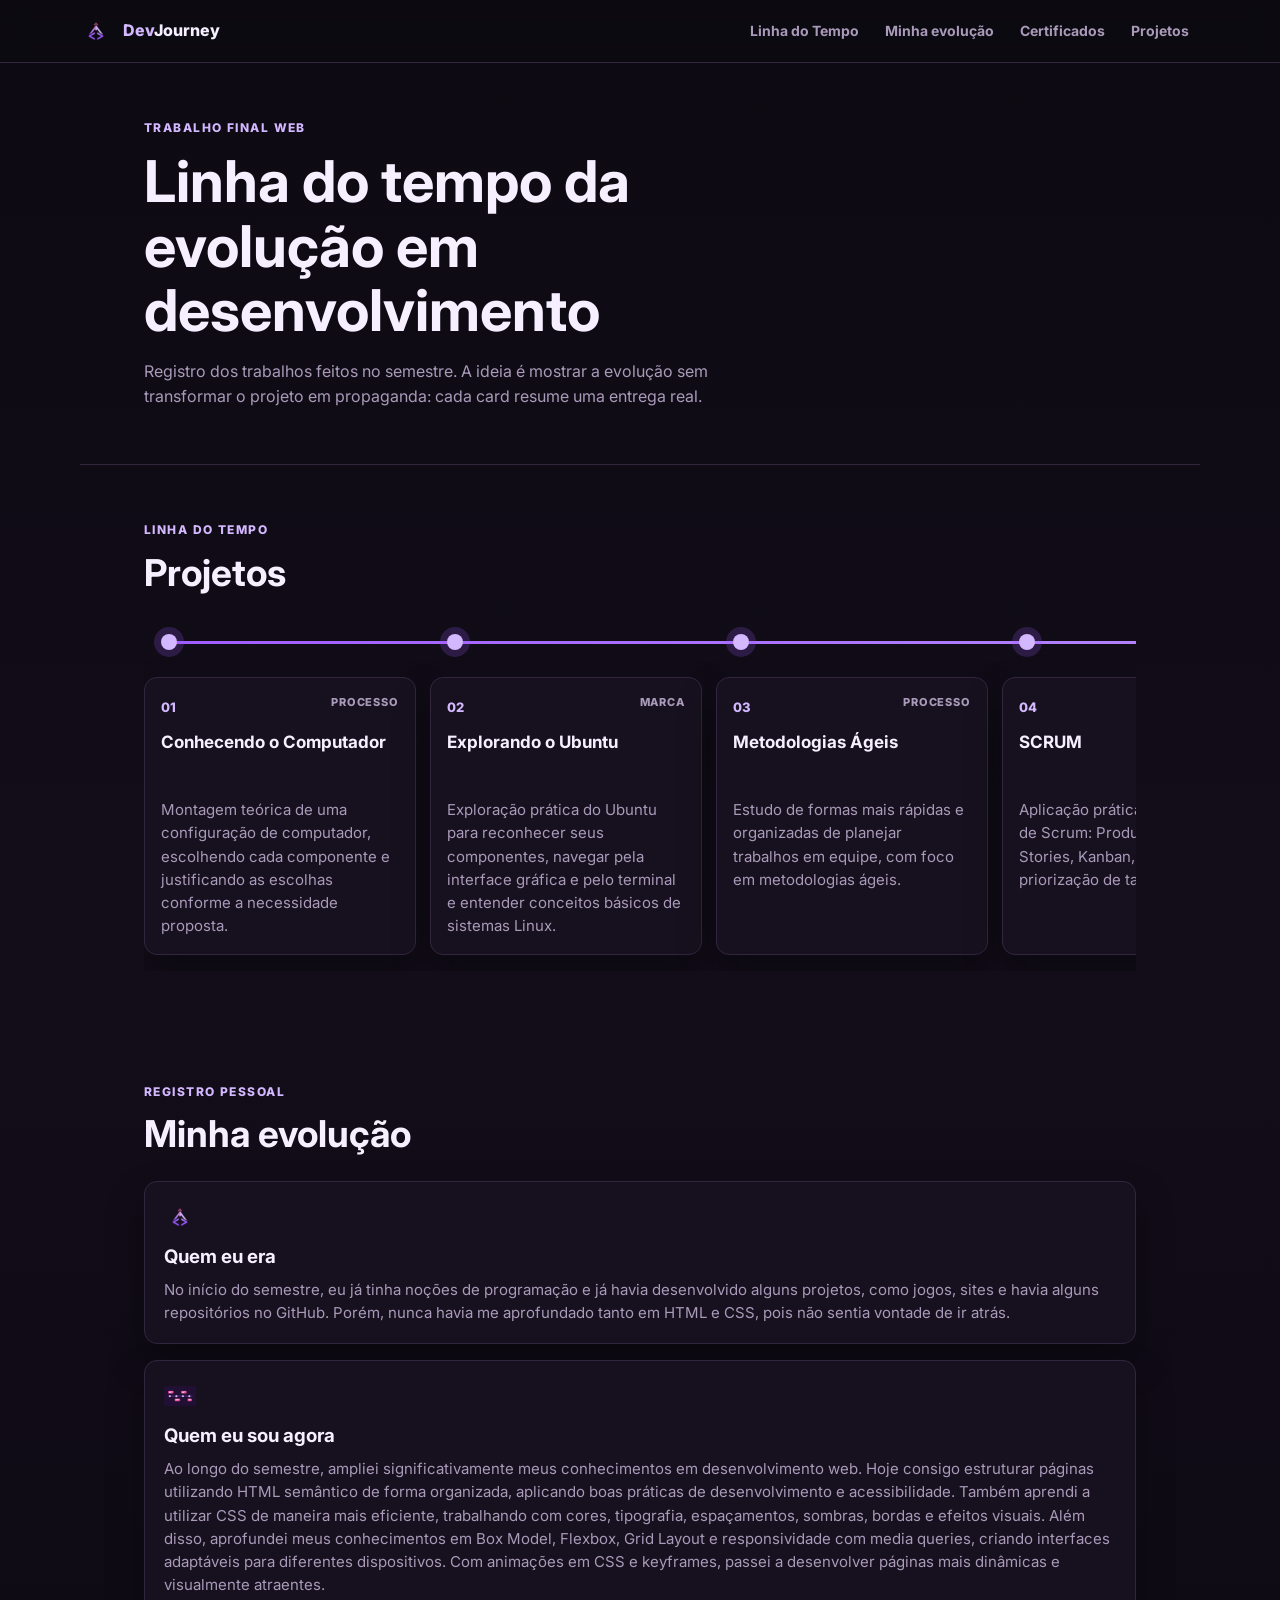
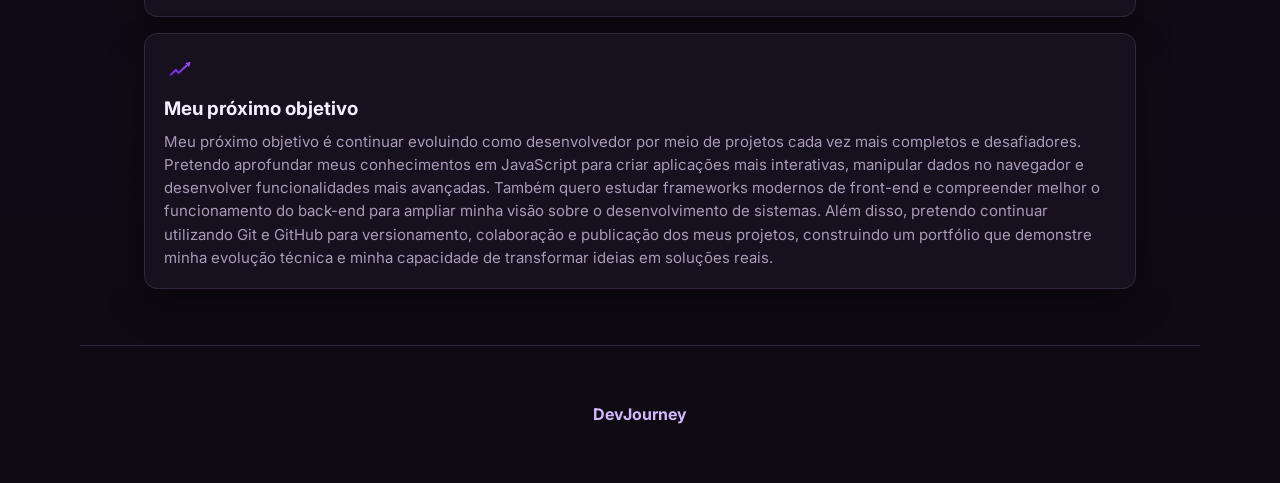
<file: index.html>
﻿<!doctype html>
<html lang="pt-BR">
  <head>
    <meta charset="UTF-8" />
    <meta name="viewport" content="width=device-width, initial-scale=1.0" />
    <title>Linha do Tempo</title>
    <link
      href="https://fonts.googleapis.com/css2?family=Inter:wght@400;500;600;700;800&display=swap"
      rel="stylesheet"
    />
    <link rel="stylesheet" href="style.css" />
    <link rel="icon" type="image/x-icon" href="images/logo.ico" />
  </head>
  <body>
    <header class="barratopo" id="inicio">
      <a class="logomarca" href="#inicio">
        <img src="images/logo.ico" alt="" />
        <span><span class="roxinho">Dev</span>Journey</span>
      </a>

      <nav class="navegacaotopo">
        <a href="#timeline">Linha do Tempo</a>
        <a href="#evolucao" class="evolucao">Minha evolução</a>
        <a href="certificados.html">Certificados</a>
        <a href="projetos.html">Projetos</a>
      </nav>
    </header>

    <main>
      <section class="secaoabertura">
        <div class="conteudoapertura">
          <p class="etiqueta">Trabalho Final Web</p>
          <h1>Linha do tempo da evolução em desenvolvimento</h1>
          <p>
            Registro dos trabalhos feitos no semestre. A ideia é mostrar a
            evolução sem transformar o projeto em propaganda: cada card resume
            uma entrega real.
          </p>
        </div>
      </section>

      <section id="timeline" class="secaoconteudo">
        <div class="cabecalhosecao">
          <p class="etiqueta">Linha do tempo</p>
          <h2>Projetos</h2>
        </div>

        <div class="trilhaprojetos">
          <article class="cartaoprojeto">
            <span>01</span><small>processo</small>
            <h3>Conhecendo o Computador</h3>
            <p>
              Montagem teórica de uma configuração de computador, escolhendo
              cada componente e justificando as escolhas conforme a necessidade
              proposta.
            </p>
          </article>
          <article class="cartaoprojeto">
            <span>02</span><small>marca</small>
            <h3>Explorando o Ubuntu</h3>
            <p>
              Exploração prática do Ubuntu para reconhecer seus componentes,
              navegar pela interface gráfica e pelo terminal e entender
              conceitos básicos de sistemas Linux.
            </p>
          </article>
          <article class="cartaoprojeto">
            <span>03</span><small>processo</small>
            <h3>Metodologias Ágeis</h3>
            <p>
              Estudo de formas mais rápidas e organizadas de planejar trabalhos
              em equipe, com foco em metodologias ágeis.
            </p>
          </article>
          <article class="cartaoprojeto">
            <span>04</span><small>identidade</small>
            <h3>SCRUM</h3>
            <p>
              Aplicação prática dos conceitos de Scrum: Product Backlog, User
              Stories, Kanban, Sprint e priorização de tarefas.
            </p>
          </article>
          <article class="cartaoprojeto">
            <span>05</span><small>Cores e Gestalt</small>
            <h3>Cores e Gestalt</h3>
            <p>
              A partir da tipografia, dos arquétipos de Jung e da hierarquia
              tipográfica, escolhi fontes e criei um slogan pessoal,
              justificando as escolhas feitas.
            </p>
          </article>
          <article class="cartaoprojeto">
            <span>06</span><small>protótipo</small>
            <h3>Identidade Visual do Cliente</h3>
            <p>
              Criação de uma identidade visual completa para um colega a partir
              de um briefing, com logo, cores, tipografia e aplicações da marca,
              depois trocando os papéis de cliente e designer.
            </p>
          </article>
          <article class="cartaoprojeto">
            <span>07</span><small>html</small>
            <h3>Protótipo de Baixa fidelidade</h3>
            <p>
              Protótipo de baixa fidelidade para um app de música, aplicando
              conceitos de UX e UI com identidade visual própria.
            </p>
          </article>
          <article class="cartaoprojeto">
            <span>08</span><small>css</small>
            <h3>Figma - Protótipo de Alta Fidelidade</h3>
            <p>
              Aula prática sobre Figma para criar protótipos de alta fidelidade,
              com cores, tipografia, ícones e interações próximas do produto
              final.
            </p>
          </article>
          <article class="cartaoprojeto">
            <span>09</span><small>git</small>
            <h3>Primeira Página HTML</h3>
            <p>
              Simulação de um desafio na empresa fictícia TechStart Solutions:
              criar a estrutura base de uma página institucional usando apenas
              HTML puro.
            </p>
          </article>
          <article class="cartaoprojeto">
            <span>10</span><small>layout</small>
            <h3>Página Projetos e Contatos</h3>
            <p>
              Criação de uma página pessoal para apresentar meus projetos e meu
              contato.
            </p>
          </article>
          <article class="cartaoprojeto">
            <span>11</span><small>animação</small>
            <h3>HTML &amp; CSS e Versionamento</h3>
            <p>
              Criação de uma página HTML autoral sobre música, publicada no
              GitHub usando linha de comando e repositório remoto.
            </p>
          </article>
          <article class="cartaoprojeto">
            <span>12</span><small>animação</small>
            <h3>manipulação de imagens utilizando Flexbox e Grid.</h3>
            <p>
              Desenvolvimento de uma página com HTML e CSS externo, aplicando
              Flexbox, Grid e manipulação de imagens.
            </p>
          </article>
          <article class="cartaoprojeto cartaodestaque">
            <span>13</span><small>responsivo</small>
            <h3>Viagem dos Sonhos</h3>
            <p>
              Projeto colaborativo "Viagens dos Sonhos", usando GitHub, branches
              e GitHub Pages, onde cada integrante criou sua própria página
              dentro de um site único.
            </p>
          </article>
          <article class="cartaoprojeto">
            <span>14</span><small>prática</small>
            <h3>Secretaria Digital - Senai</h3>
            <p>
              Projeto colaborativo de tema livre, com GitHub, branches e GitHub
              Pages; o tema escolhido pelo grupo foi Secretaria Digital.
            </p>
          </article>
          <article class="cartaoprojeto">
            <span>15</span><small>grupo</small>
            <h3>Motion Studio</h3>
            <p>
              Aula sobre animações em CSS com @keyframes, explorando movimento,
              cores e a criação de um carrossel feito só com CSS.
            </p>
          </article>
          <article class="cartaoprojeto">
            <span>16</span><small>ux/ui</small>
            <h3>Porsche</h3>
            <p>
              Atividade prática de CSS Keyframes e animações avançadas, criando
              uma interface animada com tema Porsche.
            </p>
          </article>
          <article class="cartaoprojeto">
            <span>17</span><small>cliente</small>
            <h3>Oscorp Industries</h3>
            <p>
              Aula prática sobre Google Fonts e variáveis CSS, aplicando o
              conteúdo em uma página com tema Oscorp Industries.
            </p>
          </article>
          <article class="cartaoprojeto cartaoatual">
            <span>18</span><small>cliente</small>
            <h3>Projeto Final</h3>
            <p>
              Criar uma página web responsiva e animada em formato de timeline,
              usando apenas HTML5 e CSS3, mostrando a evolução no curso de
              Desenvolvimento Web ao longo do semestre.
            </p>
          </article>
        </div>
      </section>

      <section id="evolucao" class="secaoconteudo">
        <div class="cabecalhosecao">
          <p class="etiqueta">registro pessoal</p>
          <h2>Minha evolução</h2>
        </div>

        <div class="areaevolucao">
          <article class="painelevolucao">
            <img src="images/logo.ico" alt="" />
            <h3>Quem eu era</h3>
            <p>
              No início do semestre, eu já tinha noções de programação e já
              havia desenvolvido alguns projetos, como jogos, sites e havia
              alguns repositórios no GitHub. Porém, nunca havia me aprofundado
              tanto em HTML e CSS, pois não sentia vontade de ir atrás.
            </p>
          </article>

          <article class="painelevolucao">
            <img src="images/timeline.png" alt="" />
            <h3>Quem eu sou agora</h3>
            <p>
              Ao longo do semestre, ampliei significativamente meus
              conhecimentos em desenvolvimento web. Hoje consigo estruturar
              páginas utilizando HTML semântico de forma organizada, aplicando
              boas práticas de desenvolvimento e acessibilidade. Também aprendi
              a utilizar CSS de maneira mais eficiente, trabalhando com cores,
              tipografia, espaçamentos, sombras, bordas e efeitos visuais. Além
              disso, aprofundei meus conhecimentos em Box Model, Flexbox, Grid
              Layout e responsividade com media queries, criando interfaces
              adaptáveis para diferentes dispositivos. Com animações em CSS e
              keyframes, passei a desenvolver páginas mais dinâmicas e
              visualmente atraentes.
            </p>
          </article>

          <article class="painelevolucao">
            <img src="images/seta.png" alt="" />
            <h3>Meu próximo objetivo</h3>
            <p>
              Meu próximo objetivo é continuar evoluindo como desenvolvedor por
              meio de projetos cada vez mais completos e desafiadores. Pretendo
              aprofundar meus conhecimentos em JavaScript para criar aplicações
              mais interativas, manipular dados no navegador e desenvolver
              funcionalidades mais avançadas. Também quero estudar frameworks
              modernos de front-end e compreender melhor o funcionamento do
              back-end para ampliar minha visão sobre o desenvolvimento de
              sistemas. Além disso, pretendo continuar utilizando Git e GitHub
              para versionamento, colaboração e publicação dos meus projetos,
              construindo um portfólio que demonstre minha evolução técnica e
              minha capacidade de transformar ideias em soluções reais.
            </p>
          </article>
        </div>
      </section>
    </main>

    <footer class="rodape">
      <strong><a href="#">DevJourney</a></strong>
    </footer>
  </body>
</html>
</file>
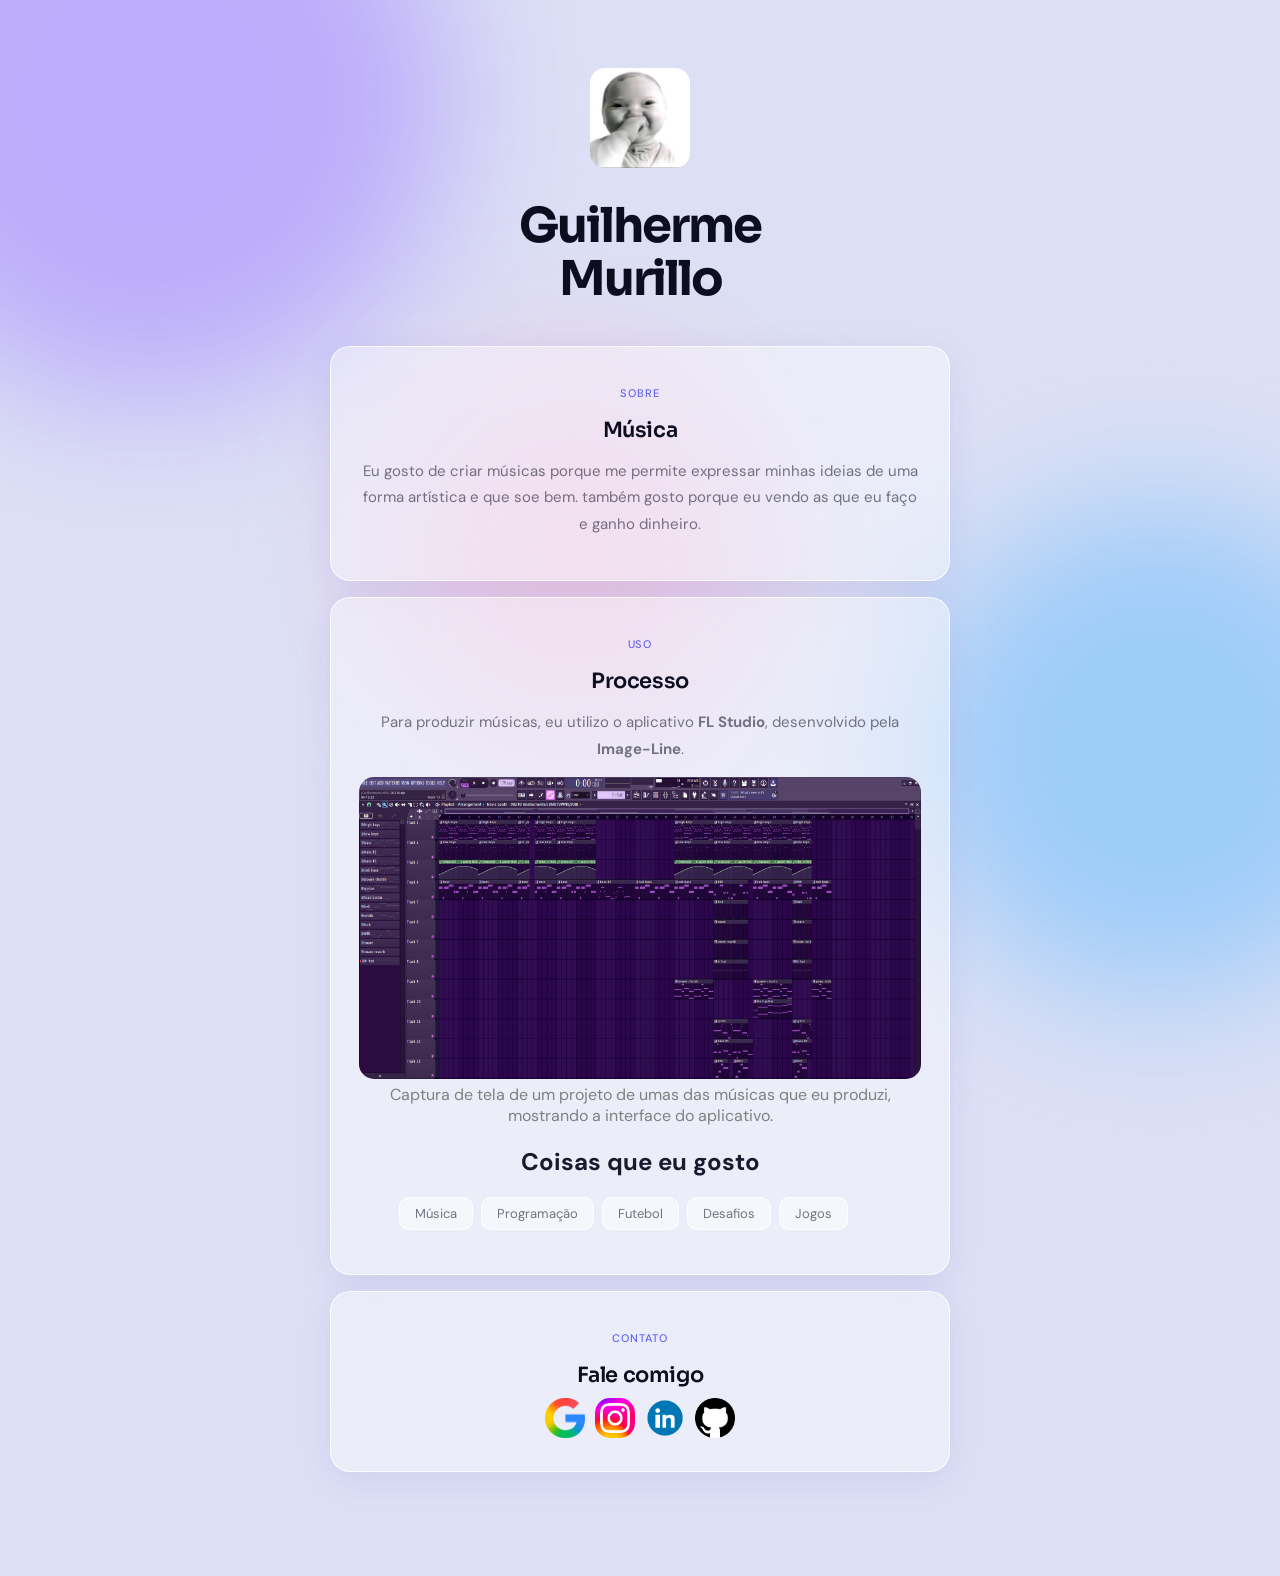
<file: projetoslocais/paginamusica/index.html>
<!doctype html>
<html lang="pt-BR">
  <head>
    <meta charset="UTF-8" />
    <meta name="viewport" content="width=device-width, initial-scale=1.0" />
    <title>Guilherme Murillo</title>
    <link
      href="https://fonts.googleapis.com/css2?family=Sora:wght@400;600;700&family=DM+Sans:wght@300;400&display=swap"
      rel="stylesheet"
    />
    <link rel="stylesheet" href="style.css" />
  </head>
  <body>
    <div class="bolha bolha-1"></div>
    <div class="bolha bolha-2"></div>
    <div class="bolha bolha-3"></div>

    <div class="pagina">
      <div class="topo">
        <div class="avatar">
          <img src="images/images.jpg" />
        </div>
        <h1 class="nome">Guilherme<br />Murillo</h1>
      </div>

      <div class="cartao">
        <p class="rotulo">Sobre</p>
        <h2 class="titulo-cartao">Música</h2>
        <p class="texto">
          Eu gosto de criar músicas porque me permite expressar minhas ideias de
          uma forma artística e que soe bem. também gosto porque eu vendo as que
          eu faço e ganho dinheiro.
        </p>
      </div>

      <div class="cartao">
        <p class="rotulo">Uso</p>
        <h2 class="titulo-cartao">Processo</h2>
        <p class="texto">
          Para produzir músicas, eu utilizo o aplicativo
          <strong>FL Studio</strong>, desenvolvido pela
          <strong>Image-Line</strong>.
        </p>
        <div class="imagem-area">
          <img src="images/fl-studio.png" />
        </div>
        <h7>
          Captura de tela de um projeto de umas das músicas que eu produzi,
          mostrando a interface do aplicativo.
        </h7>
        <h2>Coisas que eu gosto</h2>
        <ul class="lista-tags">
          <li class="tag">Música</li>
          <li class="tag">Programação</li>
          <li class="tag">Futebol</li>
          <li class="tag">Desafios</li>
          <li class="tag">Jogos</li>
        </ul>
      </div>

      <div class="cartao">
        <p class="rotulo">Contato</p>
        <h2 class="titulo-cartao">Fale comigo</h2>
        <div class="redes">
          <a href="https://google.com/"
            ><img src="images/Google_Favicon_2025.png" alt="Link do Google." />
          </a>
          <a href="https://instagram.com/">
            <img
              src="images/Instagram_logo_2022.png"
              alt="Link do Instagram."
            />
          </a>
          <a href="https://linkedin.com/guilherme-murillo">
            <img src="images/linkedin.png" alt="Link do LinkedIn." />
          </a>
          <a href="https://github.com/guilherm-xd">
            <img
              src="images/github_logo_icon_229278.webp"
              alt="Link do LinkedIn."
            />
          </a>
        </div>
      </div>
    </div>
  </body>
</html>
</file>
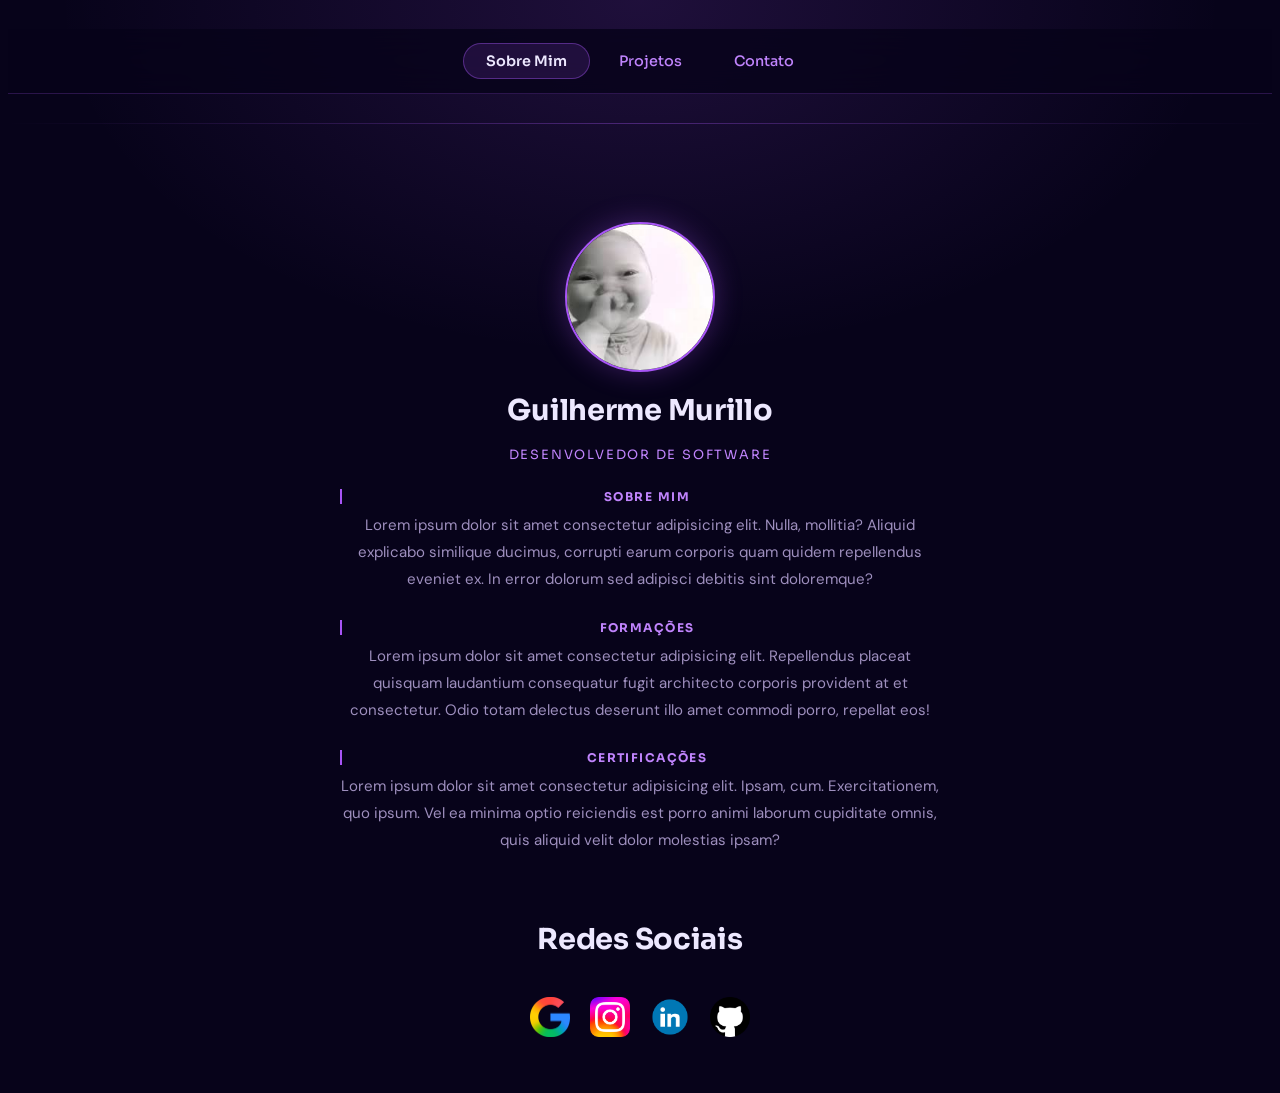
<file: projetoslocais/projetosecontato/index.html>
<!doctype html>
<html lang="pt-br">
  <head>
    <meta charset="UTF-8" />
    <meta name="viewport" content="width=device-width, initial-scale=1.0" />
    <title>Guilherme Murillo</title>
    <link rel="stylesheet" href="index.css" />
  </head>
  <body>
    <br />
    <nav>
      <a href="index.html" class="ativo">Sobre Mim</a>
      <a href="projetos.html">Projetos</a>
      <a href="contato.html">Contato</a>
    </nav>
    <br />
    <hr />
    <br />
    <br />
    <header>
      <div class="imagem">
        <img src="images.jpg" width="150px" />
      </div>
      <h1>Guilherme Murillo</h1>
      <h2>Desenvolvedor de Software</h2>
      <h3>Sobre mim</h3>
      <p>
        Lorem ipsum dolor sit amet consectetur adipisicing elit. Nulla,
        mollitia? Aliquid explicabo similique ducimus, corrupti earum corporis
        quam quidem repellendus eveniet ex. In error dolorum sed adipisci
        debitis sint doloremque?
      </p>
      <h3>Formações</h3>
      <p>
        Lorem ipsum dolor sit amet consectetur adipisicing elit. Repellendus
        placeat quisquam laudantium consequatur fugit architecto corporis
        provident at et consectetur. Odio totam delectus deserunt illo amet
        commodi porro, repellat eos!
      </p>
      <h3>Certificações</h3>
      <p>
        Lorem ipsum dolor sit amet consectetur adipisicing elit. Ipsam, cum.
        Exercitationem, quo ipsum. Vel ea minima optio reiciendis est porro
        animi laborum cupiditate omnis, quis aliquid velit dolor molestias
        ipsam?
      </p>
    </header>
    <h1>Redes Sociais</h1>
    <footer>
      <div class="redes">
        <a href="https://google.com/"
          ><img src="Google_Favicon_2025.png" alt="Link do Google." />
        </a>
        <a href="https://instagram.com/">
          <img src="Instagram_logo_2022.png" alt="Link do Instagram." />
        </a>
        <a href="https://linkedin.com/guilherme-murillo">
          <img src="linkedin.png" alt="Link do LinkedIn." />
        </a>
        <a href="https://github.com/guilherm-xd">
          <img src="github_logo_icon_229278.webp" alt="Link do LinkedIn." />
        </a>
      </div>
    </footer>
  </body>
</html>
</file>
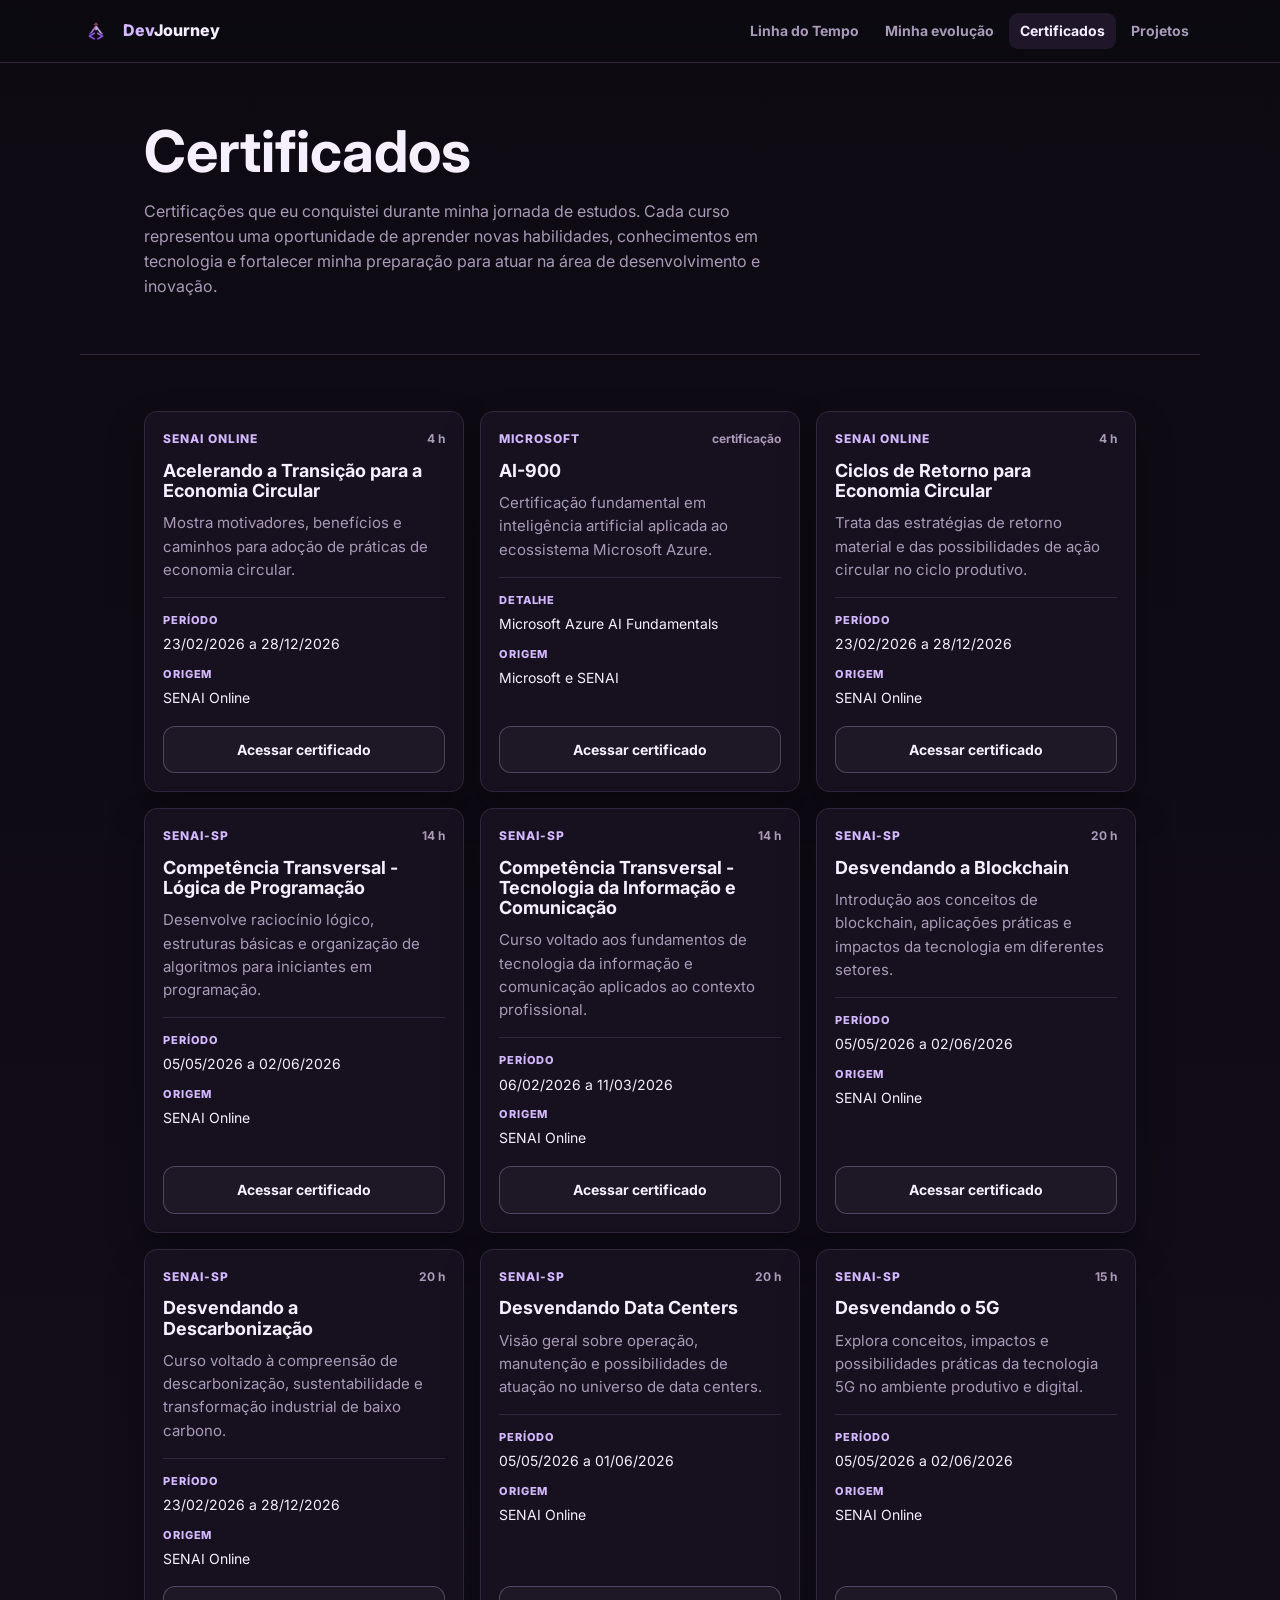
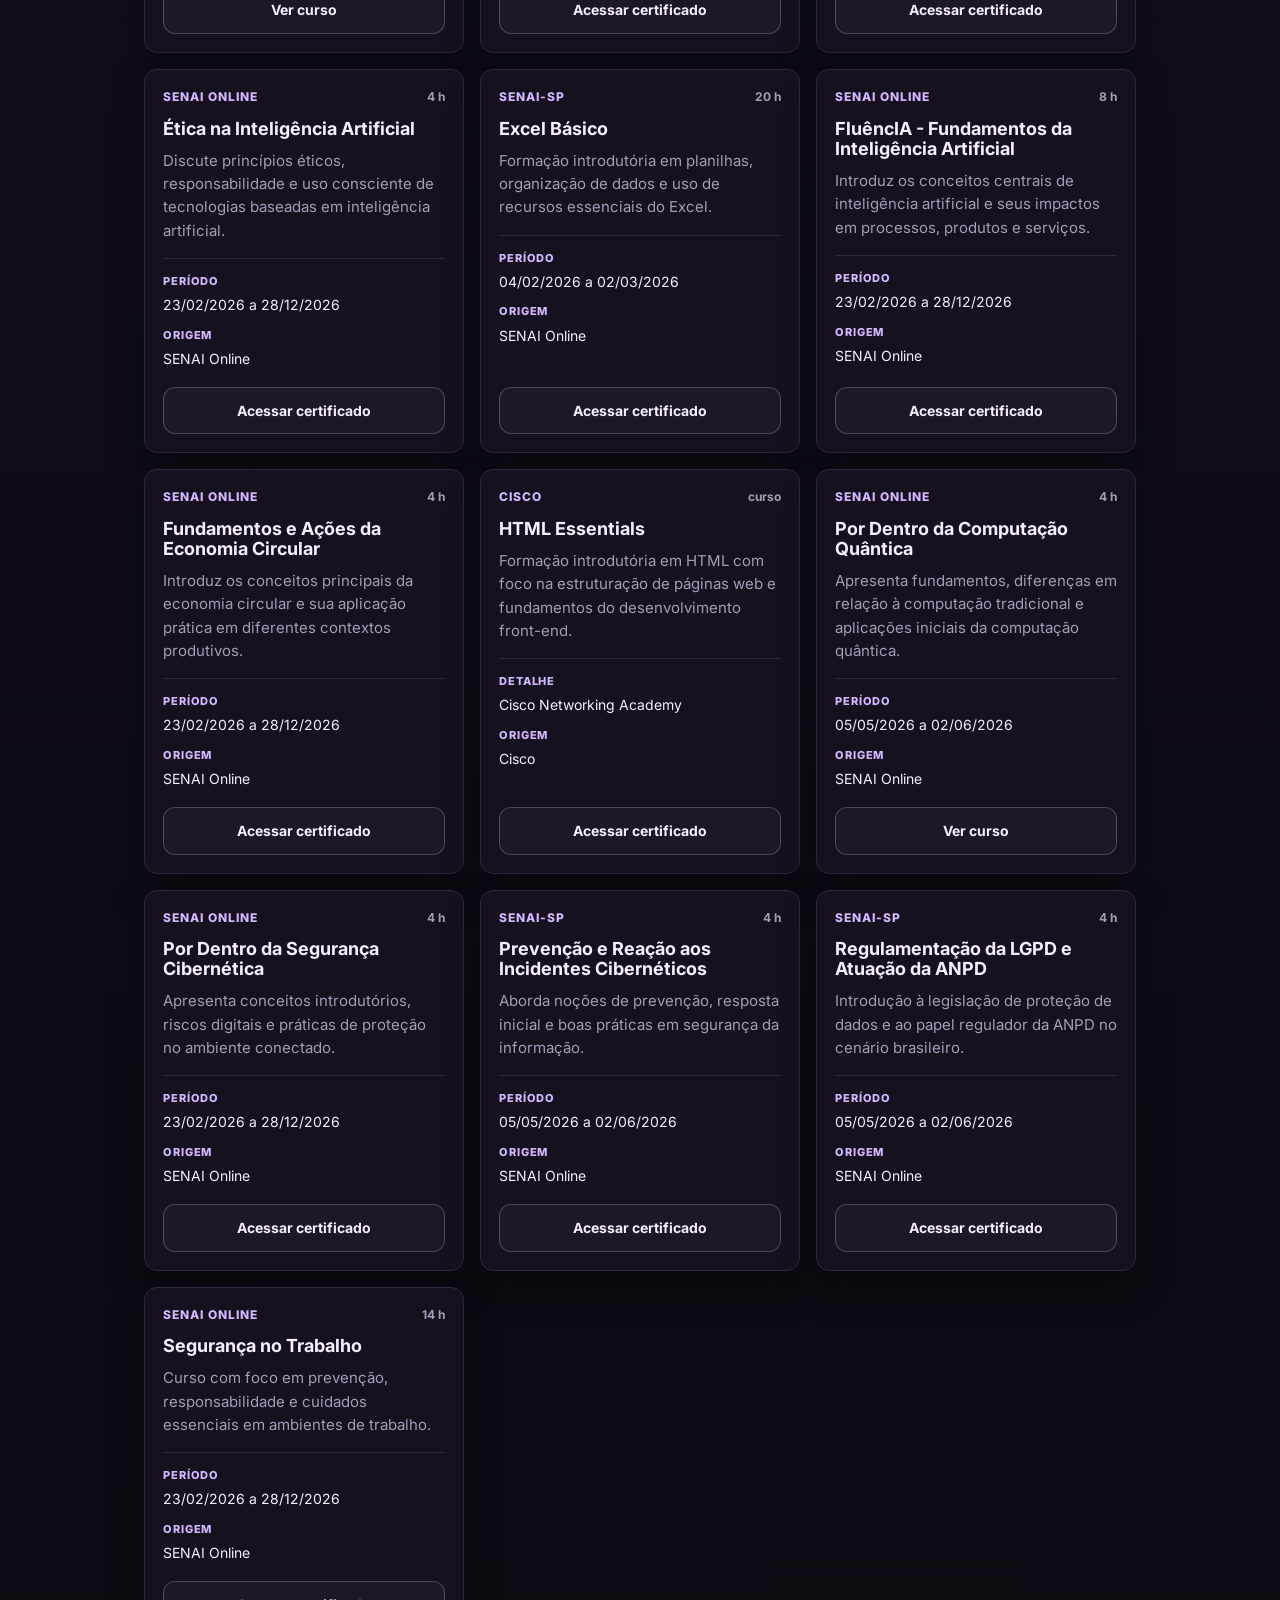
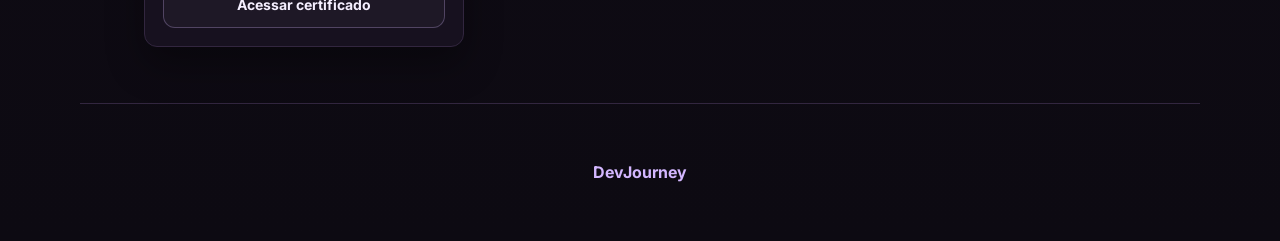
<file: certificados.html>
<!doctype html>
<html lang="pt-BR">
  <head>
    <meta charset="UTF-8" />
    <meta name="viewport" content="width=device-width, initial-scale=1.0" />
    <title>Linha do Tempo | Certificados</title>
    <link
      href="https://fonts.googleapis.com/css2?family=Inter:wght@400;500;600;700;800&display=swap"
      rel="stylesheet"
    />
    <link rel="stylesheet" href="style.css" />
        <link rel="icon" type="image/x-icon" href="images/logo.ico" />
  </head>
  <body>
    <header class="barratopo" id="inicio">
      <a class="logomarca" href="index.html">
        <img src="images/logo.ico" alt="" />
        <span><span class="roxinho">Dev</span>Journey</span>
      </a>

      <nav class="navegacaotopo">
        <a href="index.html#timeline">Linha do Tempo</a>
        <a href="index.html#evolucao" class="evolucao">Minha evolução</a>
        <a href="#certificados" class="ativo">Certificados</a>
        <a href="projetos.html">Projetos</a>
      </nav>
    </header>

    <main>
      <section class="secaoabertura">
        <div class="conteudoapertura">
          <h1>Certificados</h1>
          <p>
            Certificações que eu conquistei durante minha jornada de estudos.
            Cada curso representou uma oportunidade de aprender novas
            habilidades, conhecimentos em tecnologia e fortalecer minha
            preparação para atuar na área de desenvolvimento e inovação.
          </p>
        </div>
      </section>

      <section id="certificados" class="secaoconteudo">
        <div class="gradecertificados">
          <article class="cartaocertificado">
            <div class="topocertificado">
              <span>senai online</span>
              <small>4 h</small>
            </div>
            <h3>Acelerando a Transição para a Economia Circular</h3>
            <p>
              Mostra motivadores, benefícios e caminhos para adoção de práticas
              de economia circular.
            </p>
            <ul class="dadoscertificado">
              <li>
                <strong>Período</strong>
                <span>23/02/2026 a 28/12/2026</span>
              </li>
              <li>
                <strong>Origem</strong>
                <span>SENAI Online</span>
              </li>
            </ul>
            <div class="linkcertificado">
              <a
                href="https://www.sp.senai.br/consulta-certificado?qrcode=00065/8335687"
                target="_blank"
                rel="noopener noreferrer"
                >Acessar certificado</a
              >
            </div>
          </article>

          <article class="cartaocertificado cartaodestaque">
            <div class="topocertificado">
              <span>microsoft</span>
              <small>certificação</small>
            </div>
            <h3>AI-900</h3>
            <p>
              Certificação fundamental em inteligência artificial aplicada ao
              ecossistema Microsoft Azure.
            </p>
            <ul class="dadoscertificado">
              <li>
                <strong>Detalhe</strong>
                <span>Microsoft Azure AI Fundamentals</span>
              </li>
              <li>
                <strong>Origem</strong>
                <span>Microsoft e SENAI</span>
              </li>
            </ul>
            <div class="linkcertificado">
              <a
                href="https://www.sp.senai.br/consulta-certificado?qrcode=10326198333/15748539"
                target="_blank"
                rel="noopener noreferrer"
                >Acessar certificado</a
              >
          </article>

          <article class="cartaocertificado">
            <div class="topocertificado">
              <span>senai online</span>
              <small>4 h</small>
            </div>
            <h3>Ciclos de Retorno para Economia Circular</h3>
            <p>
              Trata das estratégias de retorno material e das possibilidades de
              ação circular no ciclo produtivo.
            </p>
            <ul class="dadoscertificado">
              <li>
                <strong>Período</strong>
                <span>23/02/2026 a 28/12/2026</span>
              </li>
              <li>
                <strong>Origem</strong>
                <span>SENAI Online</span>
              </li>
            </ul>
            <div class="linkcertificado">
              <a
                href="https://www.sp.senai.br/consulta-certificado?qrcode=00064/8335687"
                target="_blank"
                rel="noopener noreferrer"
                >Acessar certificado</a
              >
            </div>
          </article>

          <article class="cartaocertificado">
            <div class="topocertificado">
              <span>senai-sp</span>
              <small>14 h</small>
            </div>
            <h3>Competência Transversal - Lógica de Programação</h3>
            <p>
              Desenvolve raciocínio lógico, estruturas básicas e organização de
              algoritmos para iniciantes em programação.
            </p>
            <ul class="dadoscertificado">
              <li>
                <strong>Período</strong>
                <span>05/05/2026 a 02/06/2026</span>
              </li>
              <li>
                <strong>Origem</strong>
                <span>SENAI Online</span>
              </li>
            </ul>
            <div class="linkcertificado">
              <a
                href="https://www.sp.senai.br/consulta-certificado?qrcode=00035907/8335687"
                target="_blank"
                rel="noopener noreferrer"
                >Acessar certificado</a
              >
            </div>
          </article>

          <article class="cartaocertificado">
            <div class="topocertificado">
              <span>senai-sp</span>
              <small>14 h</small>
            </div>
            <h3>
              Competência Transversal - Tecnologia da Informação e Comunicação
            </h3>
            <p>
              Curso voltado aos fundamentos de tecnologia da informação e
              comunicação aplicados ao contexto profissional.
            </p>
            <ul class="dadoscertificado">
              <li>
                <strong>Período</strong>
                <span>06/02/2026 a 11/03/2026</span>
              </li>
              <li>
                <strong>Origem</strong>
                <span>SENAI Online</span>
              </li>
            </ul>
            <div class="linkcertificado">
              <a
                href="https://www.sp.senai.br/consulta-certificado?qrcode=00034713/8335687"
                target="_blank"
                rel="noopener noreferrer"
                >Acessar certificado</a
              >
            </div>
          </article>

          <article class="cartaocertificado">
            <div class="topocertificado">
              <span>senai-sp</span>
              <small>20 h</small>
            </div>
            <h3>Desvendando a Blockchain</h3>
            <p>
              Introdução aos conceitos de blockchain, aplicações práticas e
              impactos da tecnologia em diferentes setores.
            </p>
            <ul class="dadoscertificado">
              <li>
                <strong>Período</strong>
                <span>05/05/2026 a 02/06/2026</span>
              </li>
              <li>
                <strong>Origem</strong>
                <span>SENAI Online</span>
              </li>
            </ul>
            <div class="linkcertificado">
              <a
                href="https://www.sp.senai.br/consulta-certificado?qrcode=00034995/8335687"
                target="_blank"
                rel="noopener noreferrer"
                >Acessar certificado</a
              >
            </div>
          </article>

          <article class="cartaocertificado">
            <div class="topocertificado">
              <span>senai-sp</span>
              <small>20 h</small>
            </div>
            <h3>Desvendando a Descarbonização</h3>
            <p>
              Curso voltado à compreensão de descarbonização, sustentabilidade e
              transformação industrial de baixo carbono.
            </p>
            <ul class="dadoscertificado">
              <li>
                <strong>Período</strong>
                <span>23/02/2026 a 28/12/2026</span>
              </li>
              <li>
                <strong>Origem</strong>
                <span>SENAI Online</span>
              </li>
            </ul>
            <div class="linkcertificado">
              <a
                href="https://www.sp.senai.br/consulta-certificado?qrcode=00068/8335687"
                target="_blank"
                rel="noopener noreferrer"
                >Ver curso</a
              >
            </div>
          </article>

          <article class="cartaocertificado">
            <div class="topocertificado">
              <span>senai-sp</span>
              <small>20 h</small>
            </div>
            <h3>Desvendando Data Centers</h3>
            <p>
              Visão geral sobre operação, manutenção e possibilidades de atuação
              no universo de data centers.
            </p>
            <ul class="dadoscertificado">
              <li>
                <strong>Período</strong>
                <span>05/05/2026 a 01/06/2026</span>
              </li>
              <li>
                <strong>Origem</strong>
                <span>SENAI Online</span>
              </li>
            </ul>
            <div class="linkcertificado">
              <a
                href="https://www.sp.senai.br/consulta-certificado?qrcode=00048225/8335687"
                target="_blank"
                rel="noopener noreferrer"
                >Acessar certificado</a
              >
            </div>
          </article>

          <article class="cartaocertificado">
            <div class="topocertificado">
              <span>senai-sp</span>
              <small>15 h</small>
            </div>
            <h3>Desvendando o 5G</h3>
            <p>
              Explora conceitos, impactos e possibilidades práticas da
              tecnologia 5G no ambiente produtivo e digital.
            </p>
            <ul class="dadoscertificado">
              <li>
                <strong>Período</strong>
                <span>05/05/2026 a 02/06/2026</span>
              </li>
              <li>
                <strong>Origem</strong>
                <span>SENAI Online</span>
              </li>
            </ul>
            <div class="linkcertificado">
              <a
                href="https://www.sp.senai.br/consulta-certificado?qrcode=00036021/8335687"
                target="_blank"
                rel="noopener noreferrer"
                >Acessar certificado</a
              >
            </div>
          </article>

          <article class="cartaocertificado">
            <div class="topocertificado">
              <span>senai online</span>
              <small>4 h</small>
            </div>
            <h3>Ética na Inteligência Artificial</h3>
            <p>
              Discute princípios éticos, responsabilidade e uso consciente de
              tecnologias baseadas em inteligência artificial.
            </p>
            <ul class="dadoscertificado">
              <li>
                <strong>Período</strong>
                <span>23/02/2026 a 28/12/2026</span>
              </li>
              <li>
                <strong>Origem</strong>
                <span>SENAI Online</span>
              </li>
            </ul>
            <div class="linkcertificado">
              <a
                href="https://www.sp.senai.br/consulta-certificado?qrcode=00054/8335687"
                target="_blank"
                rel="noopener noreferrer"
                >Acessar certificado</a
              >
            </div>
          </article>

          <article class="cartaocertificado">
            <div class="topocertificado">
              <span>senai-sp</span>
              <small>20 h</small>
            </div>
            <h3>Excel Básico</h3>
            <p>
              Formação introdutória em planilhas, organização de dados e uso de
              recursos essenciais do Excel.
            </p>
            <ul class="dadoscertificado">
              <li>
                <strong>Período</strong>
                <span>04/02/2026 a 02/03/2026</span>
              </li>
              <li>
                <strong>Origem</strong>
                <span>SENAI Online</span>
              </li>
            </ul>
            <div class="linkcertificado">
              <a
                href="https://www.sp.senai.br/consulta-certificado?qrcode=00035481/8335687"
                target="_blank"
                rel="noopener noreferrer"
                >Acessar certificado</a
              >
            </div>
          </article>

          <article class="cartaocertificado">
            <div class="topocertificado">
              <span>senai online</span>
              <small>8 h</small>
            </div>
            <h3>FluêncIA - Fundamentos da Inteligência Artificial</h3>
            <p>
              Introduz os conceitos centrais de inteligência artificial e seus
              impactos em processos, produtos e serviços.
            </p>
            <ul class="dadoscertificado">
              <li>
                <strong>Período</strong>
                <span>23/02/2026 a 28/12/2026</span>
              </li>
              <li>
                <strong>Origem</strong>
                <span>SENAI Online</span>
              </li>
            </ul>
            <div class="linkcertificado">
              <a
                href="https://www.sp.senai.br/consulta-certificado?qrcode=00052/8335687"
                target="_blank"
                rel="noopener noreferrer"
                >Acessar certificado</a
              >
            </div>
          </article>

          <article class="cartaocertificado">
            <div class="topocertificado">
              <span>senai online</span>
              <small>4 h</small>
            </div>
            <h3>Fundamentos e Ações da Economia Circular</h3>
            <p>
              Introduz os conceitos principais da economia circular e sua
              aplicação prática em diferentes contextos produtivos.
            </p>
            <ul class="dadoscertificado">
              <li>
                <strong>Período</strong>
                <span>23/02/2026 a 28/12/2026</span>
              </li>
              <li>
                <strong>Origem</strong>
                <span>SENAI Online</span>
              </li>
            </ul>
            <div class="linkcertificado">
              <a
                href="https://www.sp.senai.br/consulta-certificado?qrcode=00063/8335687"
                target="_blank"
                rel="noopener noreferrer"
                >Acessar certificado</a
              >
            </div>
          </article>

          <article class="cartaocertificado">
            <div class="topocertificado">
              <span>cisco</span>
              <small>curso</small>
            </div>
            <h3>HTML Essentials</h3>
            <p>
              Formação introdutória em HTML com foco na estruturação de páginas
              web e fundamentos do desenvolvimento front-end.
            </p>
            <ul class="dadoscertificado">
              <li>
                <strong>Detalhe</strong>
                <span>Cisco Networking Academy</span>
              </li>
              <li>
                <strong>Origem</strong>
                <span>Cisco</span>
              </li>
            </ul>            <div class="linkcertificado">
              <a
                href="https://www.netacad.com/certificates/?issuanceId=5aaa1f8b-2145-40b4-9dee-64ac77c06180"
                target="_blank"
                rel="noopener noreferrer"
                >Acessar certificado</a
              >
          </article>

          <article class="cartaocertificado">
            <div class="topocertificado">
              <span>senai online</span>
              <small>4 h</small>
            </div>
            <h3>Por Dentro da Computação Quântica</h3>
            <p>
              Apresenta fundamentos, diferenças em relação à computação
              tradicional e aplicações iniciais da computação quântica.
            </p>
            <ul class="dadoscertificado">
              <li>
                <strong>Período</strong>
                <span>05/05/2026 a 02/06/2026</span>
              </li>
              <li>
                <strong>Origem</strong>
                <span>SENAI Online</span>
              </li>
            </ul>
            <div class="linkcertificado">
              <a
                href="https://www.sp.senai.br/consulta-certificado?qrcode=00039918/8335687"
                target="_blank"
                rel="noopener noreferrer"
                >Ver curso</a
              >
            </div>
          </article>

          <article class="cartaocertificado">
            <div class="topocertificado">
              <span>senai online</span>
              <small>4 h</small>
            </div>
            <h3>Por Dentro da Segurança Cibernética</h3>
            <p>
              Apresenta conceitos introdutórios, riscos digitais e práticas de
              proteção no ambiente conectado.
            </p>
            <ul class="dadoscertificado">
              <li>
                <strong>Período</strong>
                <span>23/02/2026 a 28/12/2026</span>
              </li>
              <li>
                <strong>Origem</strong>
                <span>SENAI Online</span>
              </li>
            </ul>
            <div class="linkcertificado">
              <a
                href="https://www.sp.senai.br/consulta-certificado?qrcode=00055/8335687"
                target="_blank"
                rel="noopener noreferrer"
                >Acessar certificado</a
              >
            </div>
          </article>

          <article class="cartaocertificado">
            <div class="topocertificado">
              <span>senai-sp</span>
              <small>4 h</small>
            </div>
            <h3>Prevenção e Reação aos Incidentes Cibernéticos</h3>
            <p>
              Aborda noções de prevenção, resposta inicial e boas práticas em
              segurança da informação.
            </p>
            <ul class="dadoscertificado">
              <li>
                <strong>Período</strong>
                <span>05/05/2026 a 02/06/2026</span>
              </li>
              <li>
                <strong>Origem</strong>
                <span>SENAI Online</span>
              </li>
            </ul>
            <div class="linkcertificado">
              <a
                href="https://www.sp.senai.br/consulta-certificado?qrcode=00042654/8335687"
                target="_blank"
                rel="noopener noreferrer"
                >Acessar certificado</a
              >
            </div>
          </article>

          <article class="cartaocertificado">
            <div class="topocertificado">
              <span>senai-sp</span>
              <small>4 h</small>
            </div>
            <h3>Regulamentação da LGPD e Atuação da ANPD</h3>
            <p>
              Introdução à legislação de proteção de dados e ao papel regulador
              da ANPD no cenário brasileiro.
            </p>
            <ul class="dadoscertificado">
              <li>
                <strong>Período</strong>
                <span>05/05/2026 a 02/06/2026</span>
              </li>
              <li>
                <strong>Origem</strong>
                <span>SENAI Online</span>
              </li>
            </ul>
            <div class="linkcertificado">
              <a
                href="https://www.sp.senai.br/consulta-certificado?qrcode=00042680/8335687"
                target="_blank"
                rel="noopener noreferrer"
                >Acessar certificado</a
              >
            </div>
          </article>

          <article class="cartaocertificado">
            <div class="topocertificado">
              <span>senai online</span>
              <small>14 h</small>
            </div>
            <h3>Segurança no Trabalho</h3>
            <p>
              Curso com foco em prevenção, responsabilidade e cuidados
              essenciais em ambientes de trabalho.
            </p>
            <ul class="dadoscertificado">
              <li>
                <strong>Período</strong>
                <span>23/02/2026 a 28/12/2026</span>
              </li>
              <li>
                <strong>Origem</strong>
                <span>SENAI Online</span>
              </li>
            </ul>
            <div class="linkcertificado">
              <a
                href="https://www.sp.senai.br/consulta-certificado?qrcode=00051/8335687"
                target="_blank"
                rel="noopener noreferrer"
                >Acessar certificado</a
              >
            </div>
          </article>
        </div>
      </section>
    </main>

    <footer class="rodape">
      <strong><a href="#">DevJourney</a></strong>
    </footer>
  </body>
</html>
</file>
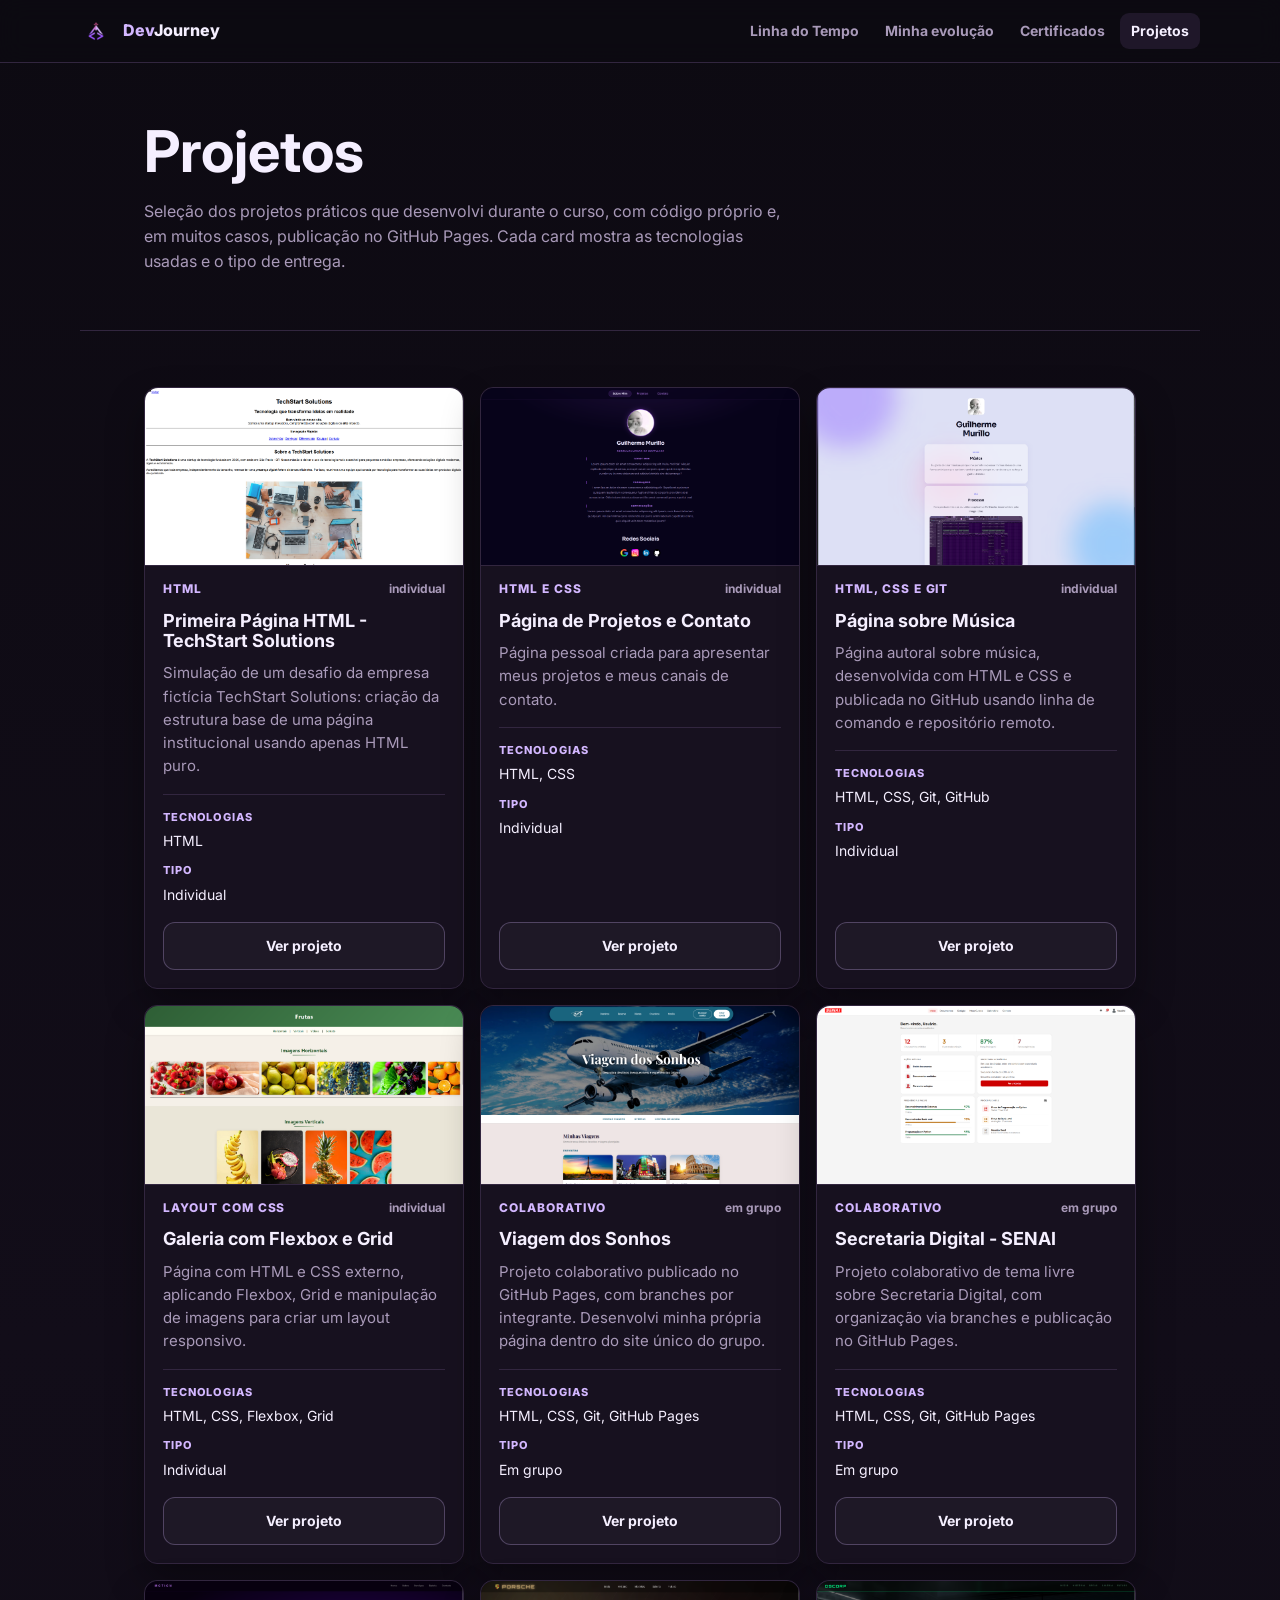
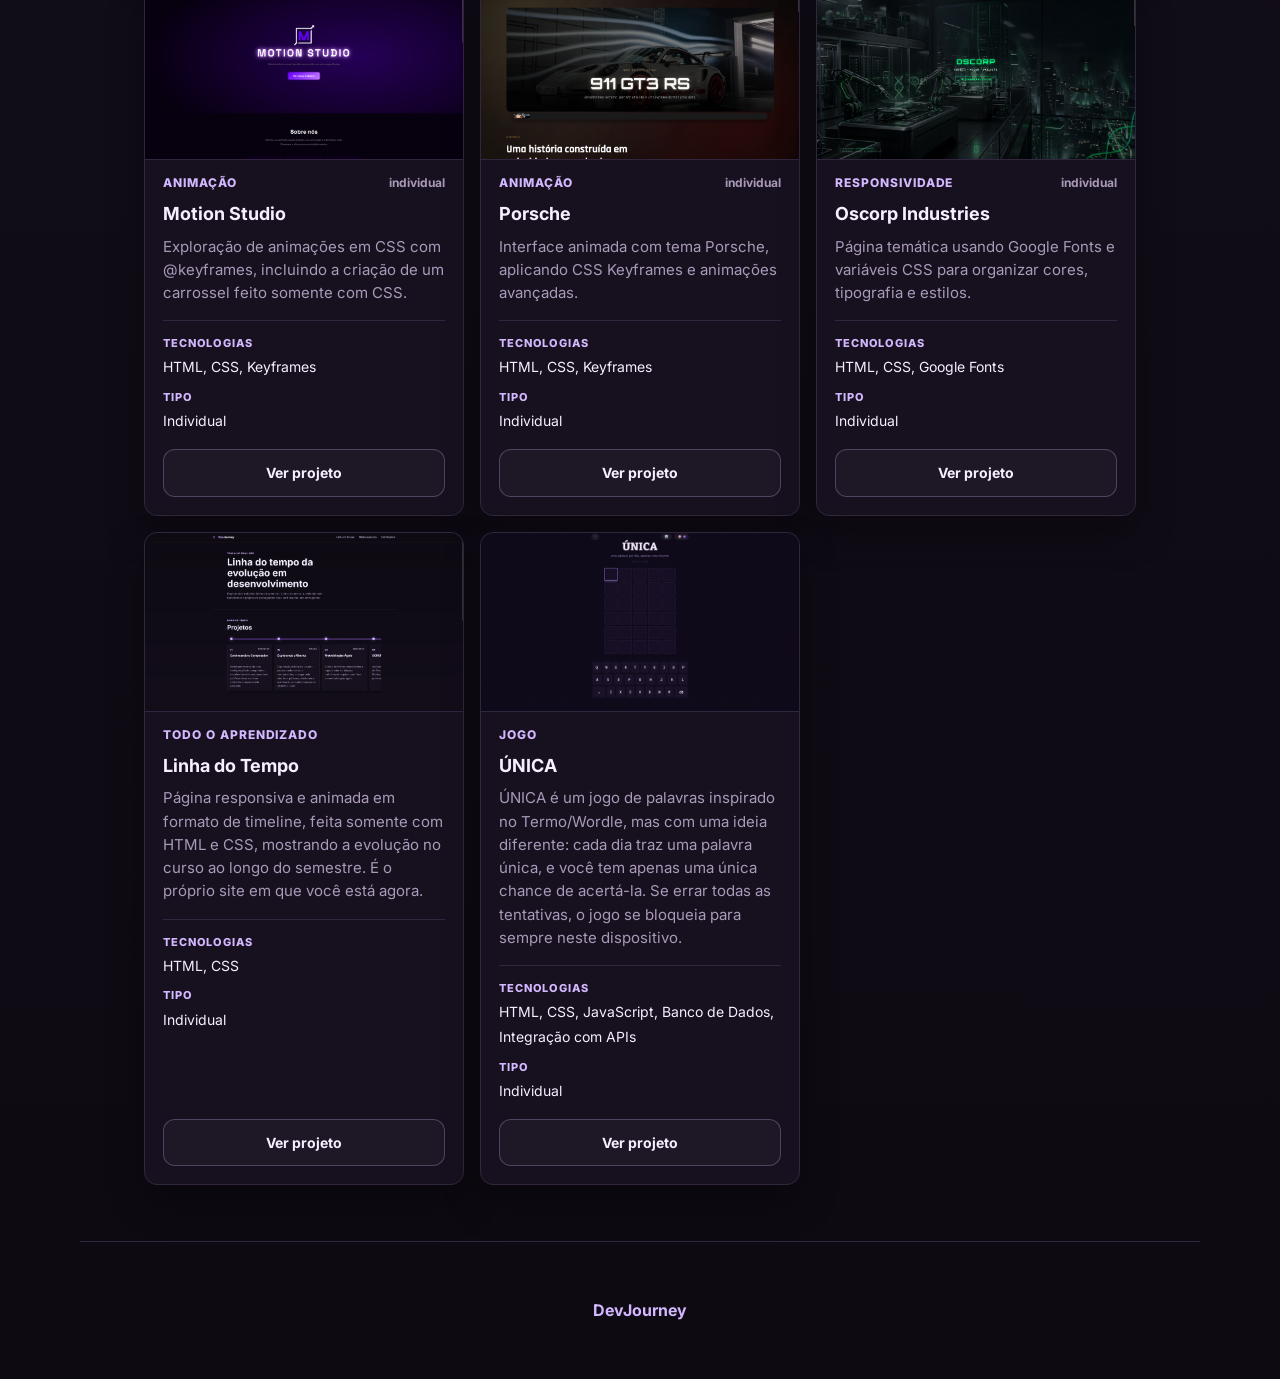
<file: projetos.html>
<!doctype html>
<html lang="pt-BR">
  <head>
    <meta charset="UTF-8" />
    <meta name="viewport" content="width=device-width, initial-scale=1.0" />
    <title>Linha do Tempo | Projetos</title>
    <link
      href="https://fonts.googleapis.com/css2?family=Inter:wght@400;500;600;700;800&display=swap"
      rel="stylesheet"
    />
    <link rel="stylesheet" href="style.css" />
    <link rel="icon" type="image/x-icon" href="images/logo.ico" />
  </head>
  <body>
    <header class="barratopo" id="inicio">
      <a class="logomarca" href="index.html">
        <img src="images/logo.ico" alt="" />
        <span><span class="roxinho">Dev</span>Journey</span>
      </a>

      <nav class="navegacaotopo">
        <a href="index.html">Linha do Tempo</a>
        <a href="index.html#evolucao" class="evolucao">Minha evolução</a>
        <a href="certificados.html">Certificados</a>
        <a href="#projetos" class="ativo">Projetos</a>
      </nav>
    </header>

    <main>
      <section class="secaoabertura">
        <div class="conteudoapertura">
          <h1>Projetos</h1>
          <p>
            Seleção dos projetos práticos que desenvolvi durante o curso, com
            código próprio e, em muitos casos, publicação no GitHub Pages. Cada
            card mostra as tecnologias usadas e o tipo de entrega.
          </p>
        </div>
      </section>

      <section id="projetos" class="secaoconteudo">
        <div class="gradecertificados">
          <article class="cartaocertificado">
            <div class="imagemprojeto">
              <img src="images/techstart.png" alt="" />
            </div>
            <div class="topocertificado">
              <span>html</span>
              <small>individual</small>
            </div>
            <h3>Primeira Página HTML - TechStart Solutions</h3>
            <p>
              Simulação de um desafio da empresa fictícia TechStart Solutions:
              criação da estrutura base de uma página institucional usando
              apenas HTML puro.
            </p>
            <ul class="dadoscertificado">
              <li>
                <strong>Tecnologias</strong>
                <span>HTML</span>
              </li>
              <li>
                <strong>Tipo</strong>
                <span>Individual</span>
              </li>
            </ul>
            <div class="linkcertificado">
              <a
                href="projetoslocais/techstartsolutions/index.html"
                target="_blank"
                rel="noopener noreferrer"
                >Ver projeto</a
              >
            </div>
          </article>

          <article class="cartaocertificado">
            <div class="imagemprojeto">
              <img src="images/projetosecontatos.png" alt="" />
            </div>
            <div class="topocertificado">
              <span>html e css</span>
              <small>individual</small>
            </div>
            <h3>Página de Projetos e Contato</h3>
            <p>
              Página pessoal criada para apresentar meus projetos e meus canais
              de contato.
            </p>
            <ul class="dadoscertificado">
              <li>
                <strong>Tecnologias</strong>
                <span>HTML, CSS</span>
              </li>
              <li>
                <strong>Tipo</strong>
                <span>Individual</span>
              </li>
            </ul>
            <div class="linkcertificado">
              <a
                href="projetoslocais/projetosecontato/index.html"
                target="_blank"
                rel="noopener noreferrer"
                >Ver projeto</a
              >
            </div>
          </article>

          <article class="cartaocertificado">
            <div class="imagemprojeto">
              <img src="images/paginamusica.png" alt="" />
            </div>
            <div class="topocertificado">
              <span>HTML, CSS e GIT</span>
              <small>individual</small>
            </div>
            <h3>Página sobre Música</h3>
            <p>
              Página autoral sobre música, desenvolvida com HTML e CSS e
              publicada no GitHub usando linha de comando e repositório remoto.
            </p>
            <ul class="dadoscertificado">
              <li>
                <strong>Tecnologias</strong>
                <span>HTML, CSS, Git, GitHub</span>
              </li>
              <li>
                <strong>Tipo</strong>
                <span>Individual</span>
              </li>
            </ul>
            <div class="linkcertificado">
              <a
                href="projetoslocais/paginamusica/index.html"
                target="_blank"
                rel="noopener noreferrer"
                >Ver projeto</a
              >
            </div>
          </article>

          <article class="cartaocertificado">
            <div class="imagemprojeto">
              <img src="images/Frutas.png" alt="" />
            </div>
            <div class="topocertificado">
              <span>layout com CSS</span>
              <small>individual</small>
            </div>
            <h3>Galeria com Flexbox e Grid</h3>
            <p>
              Página com HTML e CSS externo, aplicando Flexbox, Grid e
              manipulação de imagens para criar um layout responsivo.
            </p>
            <ul class="dadoscertificado">
              <li>
                <strong>Tecnologias</strong>
                <span>HTML, CSS, Flexbox, Grid</span>
              </li>
              <li>
                <strong>Tipo</strong>
                <span>Individual</span>
              </li>
            </ul>
            <div class="linkcertificado">
              <a
                href="projetoslocais/Frutas/index.html"
                target="_blank"
                rel="noopener noreferrer"
                >Ver projeto</a
              >
            </div>
          </article>

          <article class="cartaocertificado cartaodestaque">
            <div class="imagemprojeto">
              <img src="images/viagem-dos-sonhos.png" alt="" />
            </div>
            <div class="topocertificado">
              <span>colaborativo</span>
              <small>em grupo</small>
            </div>
            <h3>Viagem dos Sonhos</h3>
            <p>
              Projeto colaborativo publicado no GitHub Pages, com branches por
              integrante. Desenvolvi minha própria página dentro do site único
              do grupo.
            </p>
            <ul class="dadoscertificado">
              <li>
                <strong>Tecnologias</strong>
                <span>HTML, CSS, Git, GitHub Pages</span>
              </li>
              <li>
                <strong>Tipo</strong>
                <span>Em grupo</span>
              </li>
            </ul>
            <div class="linkcertificado">
              <a
                href="https://danilog07j.github.io/Projeto-Viagens-dos-Sonhos/"
                target="_blank"
                rel="noopener noreferrer"
                >Ver projeto</a
              >
            </div>
          </article>

          <article class="cartaocertificado">
            <div class="imagemprojeto">
              <img src="images/sdsenai.png" alt="" />
            </div>
            <div class="topocertificado">
              <span>colaborativo</span>
              <small>em grupo</small>
            </div>
            <h3>Secretaria Digital - SENAI</h3>
            <p>
              Projeto colaborativo de tema livre sobre Secretaria Digital, com
              organização via branches e publicação no GitHub Pages.
            </p>
            <ul class="dadoscertificado">
              <li>
                <strong>Tecnologias</strong>
                <span>HTML, CSS, Git, GitHub Pages</span>
              </li>
              <li>
                <strong>Tipo</strong>
                <span>Em grupo</span>
              </li>
            </ul>
            <div class="linkcertificado">
              <a
                href="https://guilherm-xd.github.io/secretaria-digital-senai/"
                target="_blank"
                rel="noopener noreferrer"
                >Ver projeto</a
              >
            </div>
          </article>

          <article class="cartaocertificado">
            <div class="imagemprojeto">
              <img src="images/motionstudio.png" alt="" />
            </div>
            <div class="topocertificado">
              <span>animação</span>
              <small>individual</small>
            </div>
            <h3>Motion Studio</h3>
            <p>
              Exploração de animações em CSS com @keyframes, incluindo a criação
              de um carrossel feito somente com CSS.
            </p>
            <ul class="dadoscertificado">
              <li>
                <strong>Tecnologias</strong>
                <span>HTML, CSS, Keyframes</span>
              </li>
              <li>
                <strong>Tipo</strong>
                <span>Individual</span>
              </li>
            </ul>
            <div class="linkcertificado">
              <a
                href="https://guilherm-xd.github.io/CSS-Keyframes-e-Animacoes-Avancadas/"
                target="_blank"
                rel="noopener noreferrer"
                >Ver projeto</a
              >
            </div>
          </article>

          <article class="cartaocertificado">
            <div class="imagemprojeto">
              <img src="images/porsche.png" alt="" />
            </div>
            <div class="topocertificado">
              <span>animação</span>
              <small>individual</small>
            </div>
            <h3>Porsche</h3>
            <p>
              Interface animada com tema Porsche, aplicando CSS Keyframes e
              animações avançadas.
            </p>
            <ul class="dadoscertificado">
              <li>
                <strong>Tecnologias</strong>
                <span>HTML, CSS, Keyframes</span>
              </li>
              <li>
                <strong>Tipo</strong>
                <span>Individual</span>
              </li>
            </ul>
            <div class="linkcertificado">
              <a
                href="https://guilherm-xd.github.io/porsche/"
                target="_blank"
                rel="noopener noreferrer"
                >Ver projeto</a
              >
            </div>
          </article>

          <article class="cartaocertificado">
            <div class="imagemprojeto">
              <img src="images/oscorpindustries.png" alt="" />
            </div>
            <div class="topocertificado">
              <span>Responsividade</span>
              <small>individual</small>
            </div>
            <h3>Oscorp Industries</h3>
            <p>
              Página temática usando Google Fonts e variáveis CSS para organizar
              cores, tipografia e estilos.
            </p>
            <ul class="dadoscertificado">
              <li>
                <strong>Tecnologias</strong>
                <span>HTML, CSS, Google Fonts</span>
              </li>
              <li>
                <strong>Tipo</strong>
                <span>Individual</span>
              </li>
            </ul>
            <div class="linkcertificado">
              <a
                href="https://guilherm-xd.github.io/Media-Queries/"
                target="_blank"
                rel="noopener noreferrer"
                >Ver projeto</a
              >
            </div>
          </article>

          <article class="cartaocertificado cartaodestaque">
            <div class="imagemprojeto">
              <img src="images/linhadotempo.png" alt="" />
            </div>
            <div class="topocertificado">
              <span>Todo o Aprendizado</span>
            </div>
            <h3>Linha do Tempo</h3>
            <p>
              Página responsiva e animada em formato de timeline, feita somente
              com HTML e CSS, mostrando a evolução no curso ao longo do
              semestre. É o próprio site em que você está agora.
            </p>
            <ul class="dadoscertificado">
              <li>
                <strong>Tecnologias</strong>
                <span>HTML, CSS</span>
              </li>
              <li>
                <strong>Tipo</strong>
                <span>Individual</span>
              </li>
            </ul>
            <div class="linkcertificado">
              <a href="index.html">Ver projeto</a>
            </div>
          </article>

                    <article class="cartaocertificado cartaodestaque">
            <div class="imagemprojeto">
              <img src="images/unica.gif" alt="" />
            </div>
            <div class="topocertificado">
              <span>Jogo</span>
            </div>
            <h3>ÚNICA</h3>
            <p>
              ÚNICA é um jogo de palavras inspirado no Termo/Wordle, mas com uma ideia diferente: cada dia traz uma palavra única, e você tem apenas uma única chance de acertá-la. Se errar todas as tentativas, o jogo se bloqueia para sempre neste dispositivo. 
            </p>
            <ul class="dadoscertificado">
              <li>
                <strong>Tecnologias</strong>
                <span>HTML, CSS, JavaScript, Banco de Dados, Integração com APIs</span>
              </li>
              <li>
                <strong>Tipo</strong>
                <span>Individual</span>
              </li>
            </ul>
            <div class="linkcertificado">
              <a href="https://guilherm-xd.github.io/unica/">Ver projeto</a>
            </div>
          </article>

        </div>
      </section>
    </main>

    <footer class="rodape">
      <strong><a href="#">DevJourney</a></strong>
    </footer>
  </body>
</html>
</file>
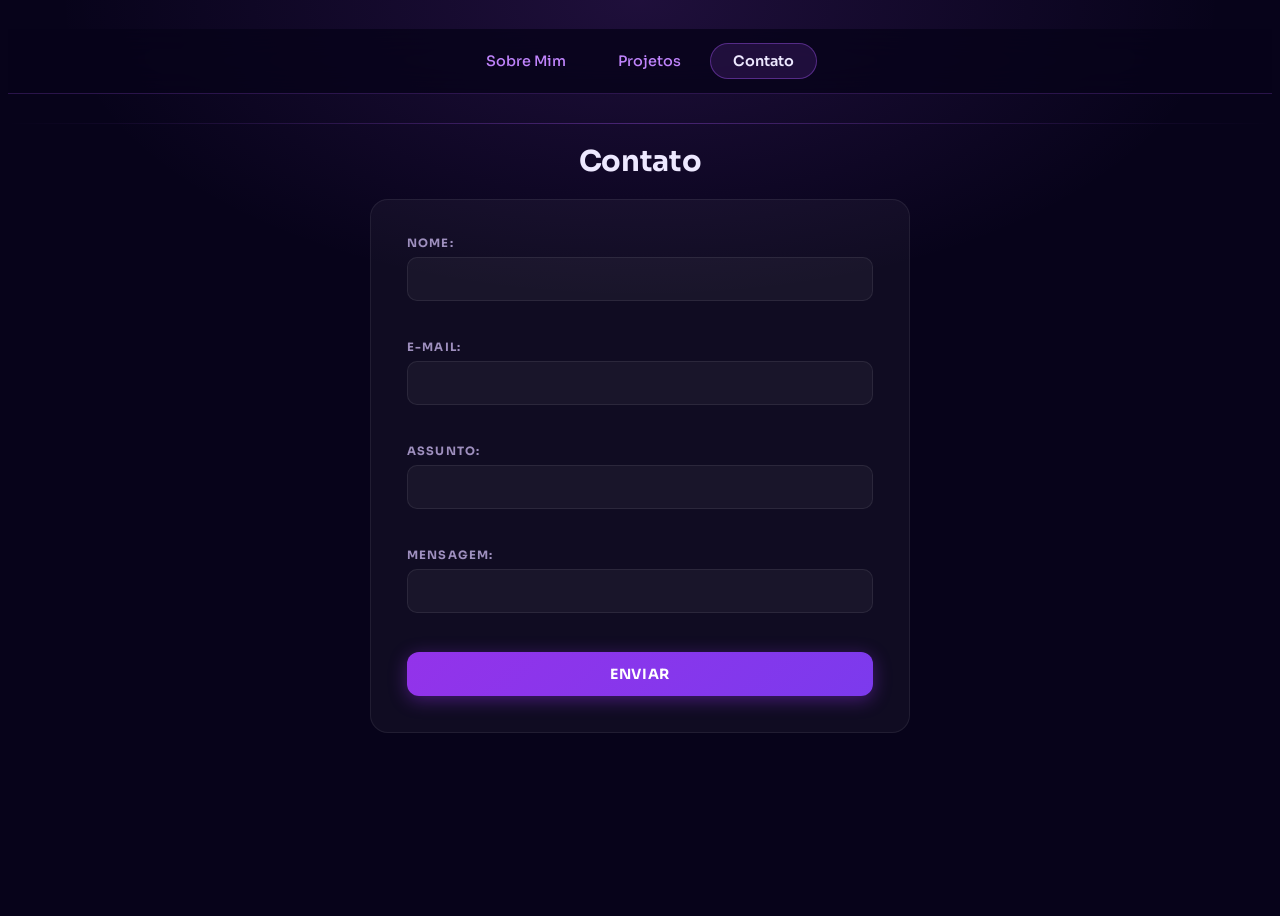
<file: projetoslocais/projetosecontato/contato.html>
<!doctype html>
<html lang="pt-br">
  <head>
    <meta charset="UTF-8" />
    <meta name="viewport" content="width=device-width, initial-scale=1.0" />
    <title>Contato</title>
    <link rel="stylesheet" href="index.css" />
  </head>
    <br>
    <nav>
      <a href="index.html">Sobre Mim</a>
      <a href="projetos.html">Projetos</a>
      <a href="contato.html" class="ativo">Contato</a>
    </nav>
    <br>
    <hr>
    <h1>Contato</h1>
     <form action="/action_page.php">
  <label for="fname">Nome: </label>
  <input type="text" id="fname" name="fname"><br><br>
  <label for="lname">E-mail:</label>
  <input type="text" id="lname" name="lname"><br><br>
    <label for="fname">Assunto:</label>
  <input type="text" id="fname" name="fname"><br><br>
  <label for="lname">Mensagem:</label>
  <input type="text" id="lname" name="lname"><br><br>
  <input type="submit" value="Enviar">
</form> 
  </body>
</html>
</file>
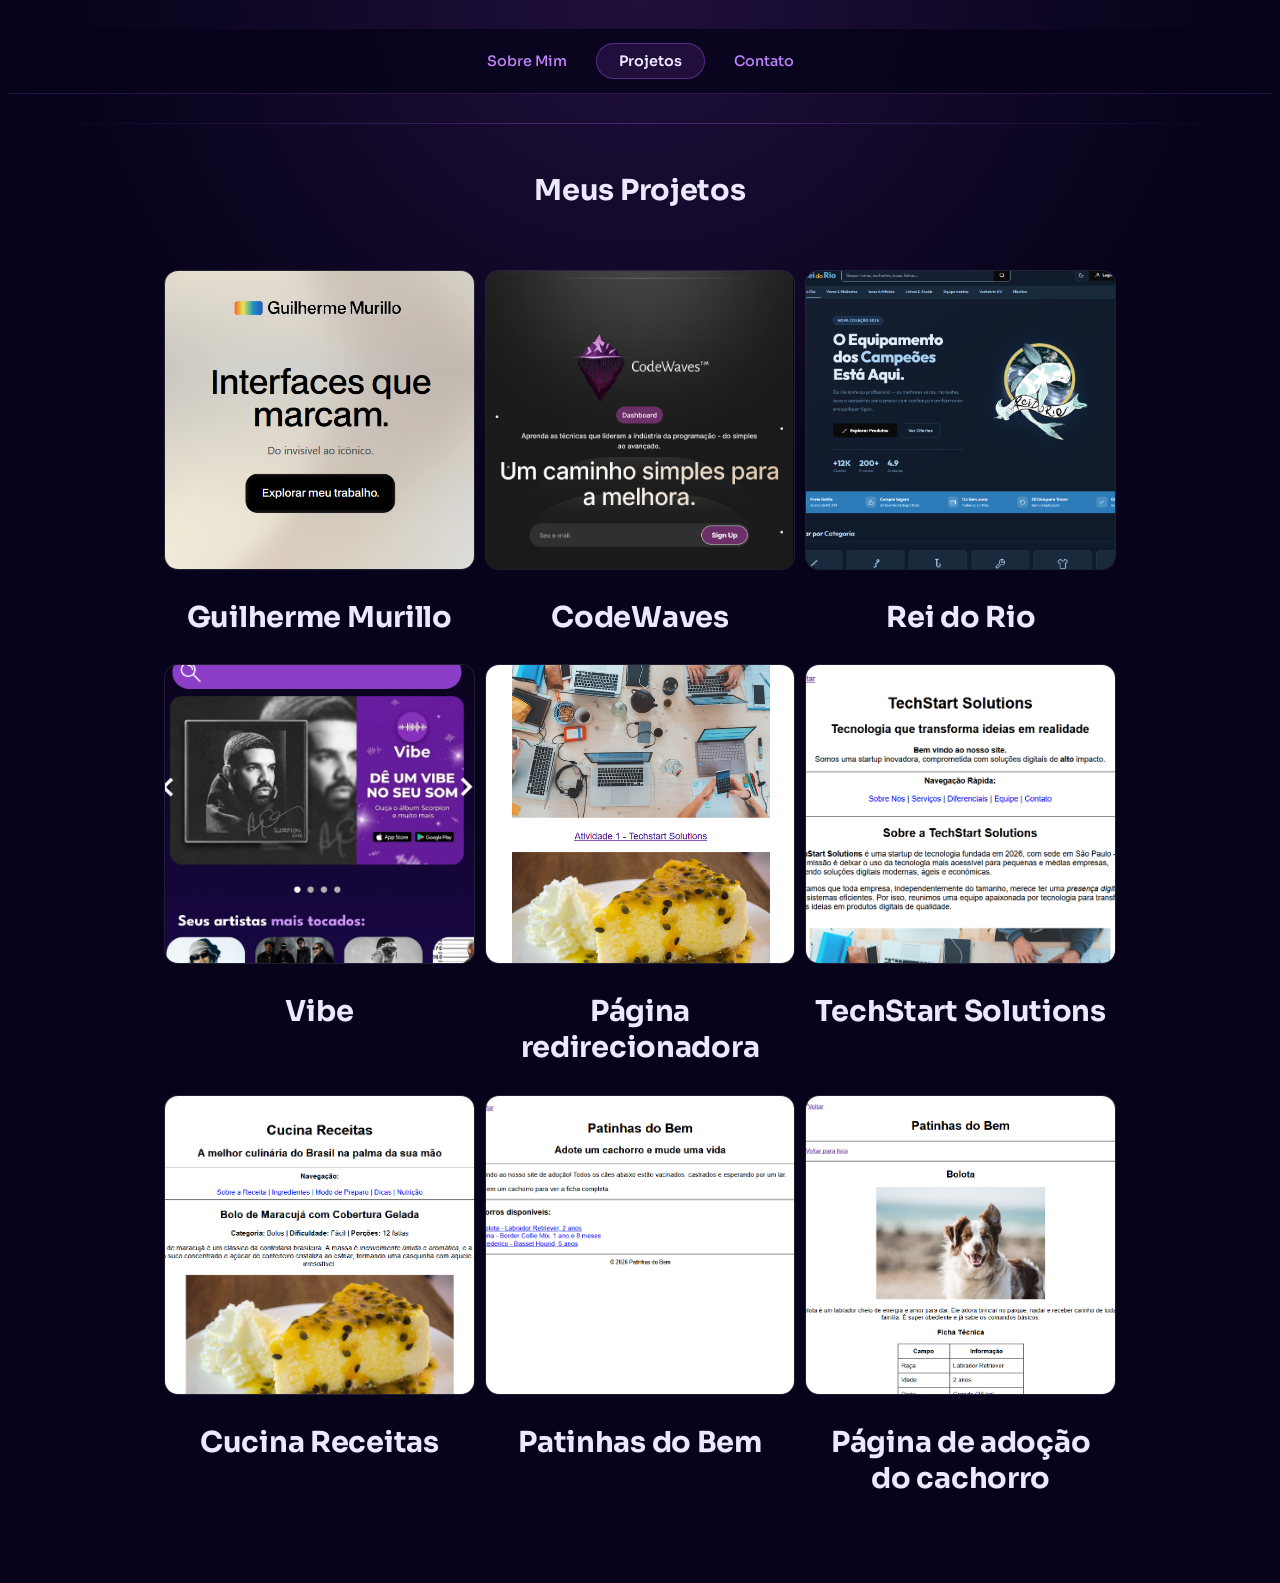
<file: projetoslocais/projetosecontato/projetos.html>
<!doctype html>
<html lang="pt-br">
  <head>
    <meta charset="UTF-8" />
    <meta name="viewport" content="width=device-width, initial-scale=1.0" />
    <title>Meus Projetos</title>
    <link rel="stylesheet" href="index.css" />
  </head>
  <body>
    <br />
    <nav>
      <a href="index.html">Sobre Mim</a>
      <a href="projetos.html" class="ativo">Projetos</a>
      <a href="contato.html">Contato</a>
    </nav>
    <br />
    <hr />
    <br />
    <h1>Meus Projetos</h1>
    <br />
    <br />
    <div class="grid-container">
      <div class="grid-item">
        <img src="guilherme murillo.png" />
        <p class="descricao">
          Meu portfólio pessoal com projetos e informações sobre mim.
        </p>
      </div>
      <div class="grid-item">
        <img src="CodeWaves 1.png" />
        <img src="CodeWaves 2.png" />
        <img src="CodeWaves 3.png" />
        <p class="descricao">
          Plataforma de ensino de programação, do simples ao avançado.
        </p>
      </div>
      <div class="grid-item">
        <img src="rei-do-rio.png" />
        <p class="descricao">
          Loja de equipamentos de pesca para iniciantes e profissionais.
        </p>
      </div>
      <h1>Guilherme Murillo</h1>
      <h1>CodeWaves</h1>
      <h1>Rei do Rio</h1>
      <div class="grid-item">
        <img src="Vibe.png" />
        <p class="descricao">
          Aplicativo de música para ouvir seus artistas favoritos.
        </p>
      </div>
      <div class="grid-item">
        <img src="Main.png" />
        <p class="descricao">
          Página redirecionadora para outros projetos e sites.
        </p>
      </div>
      <div class="grid-item">
        <img src="Techstart Solutions.png" />
        <p class="descricao">
          Startup de tecnologia com soluções digitais para empresas.
        </p>
      </div>
      <h1>Vibe</h1>
      <h1>Página redirecionadora</h1>
      <h1>TechStart Solutions</h1>
      <div class="grid-item">
        <img src="Cucina Receitas.png" />
        <p class="descricao">
          Site de receitas com a melhor culinária brasileira.
        </p>
      </div>
      <div class="grid-item">
        <img src="Patinhas do Bem.png" />
        <p class="descricao">
          Site de adoção de cachorros vacinados e castrados.
        </p>
      </div>
      <div class="grid-item">
        <img src="Bolota.png" />
        <p class="descricao">
          Página de adoção do Bolota, um labrador cheio de energia.
        </p>
      </div>
      <h1>Cucina Receitas</h1>
      <h1>Patinhas do Bem</h1>
      <h1>
        Página de adoção <br />
        do cachorro
      </h1>
    </div>
  </body>
</html>
</file>
<file: style.css>
:root {
  --fundo: #0d0a12;
  --painel: #17111f;
  --painel-2: #1f1729;
  --borda: #32263f;
  --texto: #f5efff;
  --fraco: #a99ab9;
  --roxo: #9f5cff;
  --lilas: #d3b7ff;
  --rosa: #d94c91;
  --sombra: 0 18px 38px #00000055;
  --largura: 1120px;
}

* {
  box-sizing: border-box;
  margin: 0;
  padding: 0;
}

html {
  scroll-behavior: smooth;
}

body {
  background: linear-gradient(180deg, #0d0a12, #120d19 45%, #0d0a12);
  color: var(--texto);
  font-family: Inter, Arial, sans-serif;
  line-height: 1.55;
}

img {
  display: block;
  max-width: 100%;
}

.roxinho {
  color: var(--lilas);
}

a {
  color: inherit;
  text-decoration: none;
}

.barratopo {
  position: sticky;
  top: 0;
  z-index: 20;
  display: flex;
  justify-content: space-between;
  align-items: center;
  gap: 16px;
  padding: 13px max(72px, calc((100vw - var(--largura)) / 2));
  background: #0d0a12e6;
  border-bottom: 1px solid var(--borda);
  backdrop-filter: blur(12px);
}

.logomarca,
.navegacaotopo {
  display: flex;
  align-items: center;
}

.logomarca {
  gap: 11px;
  font-weight: 800;
}

.logomarca img {
  width: 32px;
  border-radius: 9px;
}

.marcaplaceholder {
  width: 32px;
  height: 32px;
  border-radius: 9px;
  display: grid;
  place-items: center;
  background: linear-gradient(135deg, var(--roxo), var(--rosa));
  color: var(--texto);
  font-size: 12px;
  font-weight: 800;
}

.navegacaotopo {
  gap: 4px;
}

.navegacaotopo a {
  color: var(--fraco);
  font-size: 14px;
  font-weight: 700;
  padding: 7px 11px;
  border-radius: 9px;
}

.navegacaotopo a:hover,
.navegacaotopo a.ativo {
  color: var(--texto);
  background: var(--painel-2);
}

.secaoabertura,
.secaoconteudo,
.rodape {
  max-width: var(--largura);
  margin: 0 auto;
  padding: 56px 5vw;
}

.secaoabertura {
  border-bottom: 1px solid var(--borda);
}

.etiqueta {
  color: var(--lilas);
  font-size: 12px;
  font-weight: 800;
  letter-spacing: 0.12em;
  text-transform: uppercase;
  margin-bottom: 12px;
}

h1,
h2,
h3 {
  line-height: 1.12;
}

h1 {
  max-width: 14ch;
  font-size: clamp(32px, 4.5vw, 58px);
  margin-bottom: 16px;
  animation: entrar-lado 0.65s ease both;
}

h2 {
  font-size: clamp(26px, 3vw, 37px);
}

.secaoabertura p:not(.etiqueta) {
  max-width: 640px;
  color: var(--fraco);
  animation: entrar-baixo 0.7s ease 0.1s both;
}

.cabecalhosecao {
  margin-bottom: 26px;
}

.divisorsecao {
  border: 0;
  height: 1px;
  margin-top: 14px;
  background: linear-gradient(90deg, transparent, var(--borda), transparent);
}

.trilhaprojetos {
  --cards: 18;
  --card: 272px;
  --gap: 14px;
  --ponto: 8px;
  position: relative;
  display: grid;
  grid-auto-flow: column;
  grid-auto-columns: var(--card);
  gap: var(--gap);
  overflow-x: auto;
  padding: 58px 3px 16px;
  scroll-snap-type: x mandatory;
  scrollbar-color: var(--roxo) #21182b;
}

.trilhaprojetos::before {
  content: "";
  position: absolute;
  top: 22px;
  left: calc(3px + 16px + var(--ponto));
  width: calc((var(--cards) - 1) * (var(--card) + var(--gap)));
  height: 3px;
  border-radius: 99px;
  background: linear-gradient(90deg, var(--roxo), var(--lilas), var(--rosa));
  animation:
    revelar-linha 7s ease both,
    entrar-baixo 0.55s ease both;
}

.cartaoprojeto {
  position: relative;
  min-height: 216px;
  padding: 16px;
  background: var(--painel);
  border: 1px solid var(--borda);
  border-radius: 13px;
  box-shadow: var(--sombra);
  scroll-snap-align: start;
  transition:
    transform 0.2s ease,
    border-color 0.2s ease,
    background 0.2s ease;
  animation: entrar-baixo 0.55s ease both;
}

.cartaoprojeto::before {
  content: "";
  position: absolute;
  top: -44px;
  left: 16px;
  width: 16px;
  height: 16px;
  border-radius: 50%;
  background: var(--lilas);
  box-shadow: 0 0 0 7px #9f5cff33;
  animation: pulso 2s ease-in-out infinite;
}

.cartaoprojeto:hover {
  transform: translateY(-4px);
  border-color: #68458f;
  background: var(--painel-2);
}

.cartaoprojeto span {
  color: var(--lilas);
  font-size: 13px;
  font-weight: 800;
}

.cartaoprojeto small {
  float: right;
  color: var(--fraco);
  font-size: 11px;
  font-weight: 800;
  letter-spacing: 0.08em;
  text-transform: uppercase;
}

.cartaoprojeto h3 {
  clear: both;
  min-height: 52px;
  margin: 14px 0 13px;
  font-size: 17px;
}

.cartaoprojeto p {
  color: var(--fraco);
  font-size: 15px;
}

.cartaodestaque {
  background: #231735;
  border-color: #68458f;
}

.cartaoatual::before {
  background: var(--rosa);
  box-shadow: 0 0 0 7px #d94c9133;
}

.cartaoatual::after {
  content: "AGORA";
  position: absolute;
  top: -47px;
  left: calc(16px + var(--ponto) * 2 + 6px);
  font-size: 10px;
  font-weight: 800;
  color: var(--rosa);
  white-space: nowrap;
}

.areaevolucao {
  display: grid;
  gap: 16px;
}

.painelevolucao {
  background: var(--painel);
  border: 1px solid var(--borda);
  border-radius: 13px;
  padding: 19px;
  box-shadow: var(--sombra);
  transition:
    transform 0.2s ease,
    border-color 0.2s ease;
}

.painelevolucao:hover {
  transform: translateY(-4px);
  border-color: #68458f;
}

.painelevolucao img {
  width: 32px;
  height: 32px;
  object-fit: contain;
  margin-bottom: 14px;
}

.painelevolucao h3 {
  margin-bottom: 10px;
}

.painelevolucao p,
.rodape span {
  color: var(--fraco);
  font-size: 15px;
}

.rodape {
  display: flex;
  justify-content: space-between;
  gap: 16px;
  text-align: center;
  justify-content: center;
  border-top: 1px solid var(--borda);
}

.rodape strong {
  color: var(--lilas);
}

.arearesumo {
  display: grid;
  grid-template-columns: repeat(2, minmax(0, 1fr));
  gap: 16px;
  margin-top: 28px;
}

.painelresumo {
  background: var(--painel);
  border: 1px solid var(--borda);
  border-radius: 13px;
  padding: 19px;
  box-shadow: var(--sombra);
  animation: entrar-baixo 0.55s ease both;
}

.painelresumo strong {
  display: block;
  margin-bottom: 6px;
  color: var(--texto);
  font-size: 28px;
  line-height: 1;
}

.painelresumo span {
  color: var(--fraco);
  font-size: 14px;
}

.gradecertificados {
  display: grid;
  grid-template-columns: repeat(3, minmax(0, 1fr));
  gap: 16px;
}

.cartaocertificado {
  position: relative;
  min-height: 100%;
  display: flex;
  flex-direction: column;
  padding: 18px;
  background: var(--painel);
  border: 1px solid var(--borda);
  border-radius: 13px;
  box-shadow: var(--sombra);
  transition:
    transform 0.2s ease,
    border-color 0.2s ease,
    background 0.2s ease;
  animation: entrar-baixo 0.55s ease both;
}

.cartaocertificado:hover {
  transform: translateY(-4px);
  border-color: #68458f;
  background: var(--painel-2);
}

.imagemprojeto {
  margin: -18px -18px 14px;
  aspect-ratio: 16 / 9;
  overflow: hidden;
  border-radius: 13px 13px 0 0;
  background: var(--painel-2);
  border-bottom: 1px solid var(--borda);
}

.imagemprojeto img {
  width: 100%;
  height: 100%;
  object-fit: cover;
}

.topocertificado {
  display: flex;
  justify-content: space-between;
  align-items: flex-start;
  gap: 10px;
  margin-bottom: 12px;
}

.topocertificado span {
  color: var(--lilas);
  font-size: 12px;
  font-weight: 800;
  letter-spacing: 0.08em;
  text-transform: uppercase;
}

.topocertificado small {
  color: var(--fraco);
  font-size: 12px;
  font-weight: 700;
  white-space: nowrap;
}

.cartaocertificado h3 {
  min-height: auto;
  margin: 0 0 10px;
  font-size: 18px;
}

.cartaocertificado p {
  color: var(--fraco);
  font-size: 15px;
}

.dadoscertificado {
  display: grid;
  gap: 10px;
  margin-top: 16px;
  padding-top: 14px;
  border-top: 1px solid var(--borda);
}

.dadoscertificado li {
  list-style: none;
}

.dadoscertificado strong {
  display: block;
  margin-bottom: 2px;
  color: var(--lilas);
  font-size: 11px;
  font-weight: 800;
  letter-spacing: 0.08em;
  text-transform: uppercase;
}

.dadoscertificado span {
  color: var(--texto);
  font-size: 14px;
}

.linkcertificado {
  margin-top: auto;
  padding-top: 16px;
}

.linkcertificado a {
  display: inline-flex;
  align-items: center;
  justify-content: center;
  width: 100%;
  padding: 12px 16px;
  border-radius: 12px;
  border: 1px solid rgba(211, 183, 255, 0.28);
  background: rgba(255, 255, 255, 0.03);
  color: var(--texto);
  font-size: 14px;
  font-weight: 700;
  transition:
    border-color 0.2s ease,
    background 0.2s ease,
    color 0.2s ease;
}

.linkcertificado a:hover {
  border-color: rgba(211, 183, 255, 0.6);
  background: rgba(159, 92, 255, 0.16);
  color: #fff;
}

@keyframes entrar-baixo {
  from {
    opacity: 0;
    transform: translateY(13px);
  }
}

@keyframes entrar-lado {
  from {
    opacity: 0;
    transform: translateX(-16px);
  }
}

@keyframes revelar-linha {
  from {
    clip-path: inset(0 100% 0 0);
  }
  to {
    clip-path: inset(0 0 0 0);
  }
}

@keyframes pulso {
  50% {
    box-shadow: 0 0 0 12px #9f5cff12;
  }
}

@media (max-width: 1023px) {
  .trilhaprojetos {
    --card: 256px;
  }

  .arearesumo,
  .gradecertificados {
    grid-template-columns: repeat(2, minmax(0, 1fr));
  }
}

@media (max-width: 767px) {
  .barratopo {
    flex-direction: column;
    align-items: center;
    gap: 10px;
    padding: 12px 5vw;
  }

  .logomarca img {
    display: none;
  }

  .logomarca {
    display: none;
  }

  .navegacaotopo {
    width: 100%;
    justify-content: center;
    flex-wrap: wrap;
    gap: 4px;
  }

  .navegacaotopo a {
    font-size: 12px;
    padding: 6px 9px;
  }

  .evolucao {
    display: none;
    font-size: 0px;
  }

  .secaoabertura,
  .secaoconteudo,
  .rodape {
    padding: 45px 5vw;
  }

  .rodape {
    flex-direction: column;
  }

  .trilhaprojetos {
    --card: 85vw;
    --gap: 10px;
  }

  .arearesumo,
  .gradecertificados {
    grid-template-columns: 1fr;
  }

  .topocertificado {
    flex-direction: column;
  }
}
</file>
<file: projetoslocais/paginamusica/style.css>
w* {
  margin: 0;
  padding: 0;
  box-sizing: border-box;
}

body {
  font-family: "DM Sans", sans-serif;
  background-color: #dde0f5;
  color: #1a1a2e;
  min-height: 100vh;
}

img {
  border: 2px;
  border-radius: 15px;
  max-width: 100%;
}

h1 {
  text-align: center;
}

p {
  text-align: center;
}

h2 {
  text-align: center;
}
h7 {
  display: flex;
  justify-content: center;
  text-align: center;
  color: gray;
}

.bolha {
  position: fixed;
  border-radius: 50%;
  filter: blur(70px);
  z-index: 0;
}

.bolha-1 {
  width: 600px;
  height: 600px;
  top: -200px;
  left: -150px;
  background: rgba(160, 130, 255, 0.55);
  animation: flutuar 20s ease-in-out infinite;
}

.bolha-2 {
  width: 500px;
  height: 500px;
  bottom: -100px;
  right: -130px;
  background: rgba(80, 180, 255, 0.45);
  animation: flutuar 24s ease-in-out infinite reverse;
}

.bolha-3 {
  width: 380px;
  height: 380px;
  top: 40%;
  left: 30%;
  background: rgba(255, 160, 200, 0.35);
  animation: flutuar 17s ease-in-out infinite;
}

@keyframes flutuar {
  0%,
  100% {
    transform: translate(0, 0);
  }
  33% {
    transform: translate(40px, -50px);
  }
  66% {
    transform: translate(-30px, 35px);
  }
}

.pagina {
  position: relative;
  z-index: 1;
  max-width: 620px;
  margin: 0 auto;
  padding: 60px 24px 80px;
}

.topo {
  margin-bottom: 40px;
}

.avatar {
  border: #4f46e5;
  margin: 0 auto 24px;
  border-width: 2px;
  width: 100px;
  height: 100px;
  border-radius: 50%;
  background: linear-gradient(135deg, #a78bfa, #6366f1);
  display: flex;
  align-items: center;
  justify-content: center;
  color: white;
  margin-bottom: 24px;
  transition: 0.3s ease;
  box-shadow: 0 12px 40px #dde0f5;
}

.avatar:hover {
  transform: scale(1.04);
  box-shadow: 0 0 48px #dde0f5;
}

.nome {
  font-family: "Sora", sans-serif;
  font-size: 48px;
  font-weight: 700;
  letter-spacing: -2px;
  line-height: 1.1;
  color: #0d0d20;
  margin-bottom: 12px;
}

.descricao {
  font-size: 16px;
  color: rgba(26, 26, 46, 0.55);
  line-height: 1.65;
}

.cartao {
  background: rgba(255, 255, 255, 0.42);
  backdrop-filter: blur(30px);
  -webkit-backdrop-filter: blur(30px);
  border: 1px solid rgba(255, 255, 255, 0.75);
  border-radius: 20px;
  padding: 28px;
  margin-bottom: 16px;
  box-shadow: 0 8px 32px rgba(80, 60, 180, 0.1);
}

.rotulo {
  font-size: 11px;
  font-weight: 500;
  letter-spacing: 0.09em;
  text-transform: uppercase;
  color: #6366f1;
  margin-bottom: 10px;
}

.titulo-cartao {
  font-family: "Sora", sans-serif;
  font-size: 21px;
  font-weight: 600;
  letter-spacing: -0.4px;
  color: #0d0d20;
  margin-bottom: 10px;
}

.texto {
  font-size: 15px;
  color: rgba(26, 26, 46, 0.58);
  line-height: 1.75;
}

.lista-tags {
  display: flex;
  flex-wrap: wrap;
  gap: 8px;
  margin-top: 16px;
  list-style: none;
}

.tag {
  background: rgba(255, 255, 255, 0.55);
  border: 1px solid rgba(255, 255, 255, 0.85);
  border-radius: 10px;
  padding: 7px 15px;
  font-size: 13px;
  transition: 0.3s ease;
  color: rgba(26, 26, 46, 0.6);
}

.tag:hover {
  background: rgba(99, 102, 241, 0.12);
  border-color: rgba(99, 102, 241, 0.35);
  color: #4f46e5;
  transform: scale(1.15);
}

.linha-contato {
  display: flex;
  align-items: center;
  gap: 12px;
  padding: 13px 0;
  border-bottom: 1px solid rgba(255, 255, 255, 0.5);
  text-decoration: none;
  color: rgba(26, 26, 46, 0.58);
  font-size: 14px;
}

.linha-contato:last-child {
  border-bottom: none;
}

.redes {
  display: flex;
  justify-content: center;
  gap: 10px;
  transition: 0.3s ease;
}

.redes img {
  width: 40px;
  height: 40px;
}

.redes img:hover {
  transform: scale(1.15);
}
</file>
<file: projetoslocais/projetosecontato/index.css>
@import url("https://fonts.googleapis.com/css2?family=Sora:wght@300;400;600;700&family=DM+Sans:wght@300;400;500&display=swap");

:root {
  --roxo: #a855f7;
  --roxo-claro: #c084fc;
  --fundo: #07031a;
  --texto: #ede8ff;
  --texto-suave: #9e8fbe;
  --borda: rgba(168, 85, 247, 0.22);
  --vidro: rgba(255, 255, 255, 0.04);
}

* {
  box-sizing: border-box;
}

body {
  background-color: var(--fundo);
  background-image: radial-gradient(
    ellipse 70% 50% at 50% 0%,
    rgba(168, 85, 247, 0.15) 0%,
    transparent 65%
  );
  min-height: 100vh;
  font-family: "DM Sans", sans-serif;
  color: var(--texto);
}

a:link {
  color: var(--roxo-claro);
  text-decoration: none;
}

a:visited {
  color: var(--roxo-claro);
}

nav {
  display: flex;
  justify-content: center;
  gap: 6px;
  padding: 14px 24px;
  font-family: "Sora", sans-serif;
  font-size: 0.9rem;
  background: rgba(7, 3, 26, 0.8);
  backdrop-filter: blur(16px);
  -webkit-backdrop-filter: blur(16px);
  border-bottom: 1px solid var(--borda);
  position: sticky;
  top: 0;
  z-index: 10;
}

nav a {
  color: var(--texto-suave);
  padding: 8px 22px;
  border-radius: 100px;
  border: 1px solid transparent;
  transition: all 0.2s ease;
  font-weight: 500;
}

nav a:hover {
  color: var(--roxo-claro);
  border-color: var(--borda);
  background: var(--vidro);
}

nav a:visited {
  color: var(--texto-suave);
}

nav a.ativo {
  color: var(--texto);
  background: rgba(168, 85, 247, 0.14);
  border-color: rgba(168, 85, 247, 0.4);
  font-weight: 600;
}

hr {
  border: none;
  height: 1px;
  background: linear-gradient(90deg, transparent, var(--roxo), transparent);
  opacity: 0.35;
}

h1 {
  color: var(--texto);
  font-family: "Sora", sans-serif;
  font-size: 1.8rem;
  font-weight: 700;
  text-align: center;
  letter-spacing: -0.01em;
}

h2 {
  color: var(--roxo-claro);
  font-family: "Sora", sans-serif;
  font-size: 0.8rem;
  font-weight: 400;
  text-align: center;
  letter-spacing: 0.14em;
  text-transform: uppercase;
}

h3 {
  color: var(--roxo-claro);
  font-family: "Sora", sans-serif;
  font-size: 0.75rem;
  font-weight: 700;
  letter-spacing: 0.12em;
  text-transform: uppercase;
  padding-left: 12px;
  border-left: 2px solid var(--roxo);
  margin-top: 26px;
  margin-bottom: 8px;
  max-width: 600px;
  margin-left: auto;
  margin-right: auto;
}

p {
  color: var(--texto-suave);
  font-family: "DM Sans", sans-serif;
  font-size: 0.94rem;
  line-height: 1.8;
  max-width: 600px;
  margin: 0 auto;
  text-align: center;
}

header {
  max-width: 660px;
  margin: 48px auto 0;
  padding: 0 24px 48px;
  text-align: center;
}

.grid-item {
  position: relative;
  overflow: hidden;
  padding: 0;
  height: 300px;
}

.grid-item img {
  position: absolute;
  top: 0;
  left: 0;
  width: 100%;
  height: 100%;
  object-fit: cover;
  opacity: 0;
}

.grid-item:not(:hover) img:first-child {
  opacity: 1;
}

.grid-item:hover img:nth-child(1) {
  animation: trocar 12s 0s infinite;
}
.grid-item:hover img:nth-child(2) {
  animation: trocar 12s 4s infinite;
}
.grid-item:hover img:nth-child(3) {
  animation: trocar 12s 8s infinite;
}

@keyframes trocar {
  0% {
    opacity: 1;
  }
  28% {
    opacity: 1;
  }
  33% {
    opacity: 0;
  }
  100% {
    opacity: 0;
  }
}

.grid-item span {
  position: absolute;
  top: 50%;
  left: 50%;
  transform: translate(-50%, -50%);
  font-size: 2rem;
  color: white;
}

.descricao {
  position: absolute;
  bottom: 0;
  left: 0;
  right: 0;
  background: rgba(7, 3, 26, 0.88);
  color: #ede8ff;
  font-size: 0.82rem;
  text-align: center;
  padding: 12px 14px;
  opacity: 0;
  transform: translateY(8px);
  transition:
    opacity 0.25s ease,
    transform 0.25s ease;
  z-index: 2;
  border-radius: 0 0 14px 14px;
  margin: 0;
  max-width: 100%;
}

.grid-item:hover .descricao {
  opacity: 1;
  transform: translateY(0);
}

.imagem {
  display: flex;
  justify-content: center;
  margin-bottom: 20px;
}

header img {
  border: 2px solid var(--roxo);
  border-radius: 50%;
  box-shadow: 0 0 28px rgba(168, 85, 247, 0.3);
  transition:
    box-shadow 0.3s ease,
    transform 0.3s ease;
}

header img:hover {
  transform: scale(1.04);
  box-shadow: 0 0 48px rgba(168, 85, 247, 0.45);
}

form {
  background: var(--vidro);
  border: 1px solid rgba(255, 255, 255, 0.07);
  border-radius: 18px;
  padding: 36px;
  max-width: 540px;
  margin: 0 auto;
  color: var(--texto);
  font-family: "DM Sans", sans-serif;
  text-align: left;
}

form label {
  display: block;
  font-family: "Sora", sans-serif;
  font-size: 0.72rem;
  font-weight: 700;
  letter-spacing: 0.1em;
  text-transform: uppercase;
  color: var(--texto-suave);
  margin-bottom: 7px;
}

form input[type="text"],
form input[type="email"],
form textarea {
  width: 100%;
  background: rgba(255, 255, 255, 0.04);
  border: 1px solid rgba(255, 255, 255, 0.08);
  border-radius: 10px;
  padding: 11px 15px;
  font-family: "DM Sans", sans-serif;
  font-size: 0.93rem;
  color: var(--texto);
  outline: none;
  margin-bottom: 18px;
  transition:
    border-color 0.2s,
    box-shadow 0.2s;
}

form input[type="text"]:focus,
form input[type="email"]:focus,
form textarea:focus {
  border-color: rgba(168, 85, 247, 0.5);
  box-shadow: 0 0 0 3px rgba(168, 85, 247, 0.1);
}

form input[type="text"]::placeholder,
form textarea::placeholder {
  color: rgba(158, 143, 190, 0.4);
}

form input[type="submit"] {
  width: 100%;
  padding: 13px;
  background: linear-gradient(135deg, #9333ea, #7c3aed);
  border: none;
  border-radius: 12px;
  font-family: "Sora", sans-serif;
  font-size: 0.88rem;
  font-weight: 700;
  color: #fff;
  letter-spacing: 0.05em;
  text-transform: uppercase;
  cursor: pointer;
  box-shadow: 0 4px 18px rgba(147, 51, 234, 0.4);
  transition: all 0.2s ease;
}

form input[type="submit"]:hover {
  transform: translateY(-2px);
  box-shadow: 0 8px 28px rgba(147, 51, 234, 0.55);
}

footer {
  display: flex;
  justify-content: space-evenly;
  font-family: "DM Sans", sans-serif;
  padding: 20px 0 48px;
}

footer img {
  width: 40px;
  display: flex;
  transition: transform 0.2s ease;
}

footer img:hover {
  transform: scale(1.15);
}

.redes {
  display: flex;
  gap: 20px;
}

.grid-container {
  display: grid;
  grid-template-columns: repeat(3, 1fr);
  gap: 10px;
  max-width: 1000px;
  margin: 0 auto;
  padding: 0 24px 60px;
}

.grid-item {
  padding: 120px;
  text-align: center;
  border: 1px solid rgba(255, 255, 255, 0.07);
  border-radius: 14px;
  background: var(--vidro);
  transition:
    border-color 0.25s,
    transform 0.25s,
    box-shadow 0.25s;
}

.grid-item:hover {
  border-color: var(--borda);
  transform: translateY(-4px);
  box-shadow: 0 12px 32px rgba(0, 0, 0, 0.4);
}
</file>
